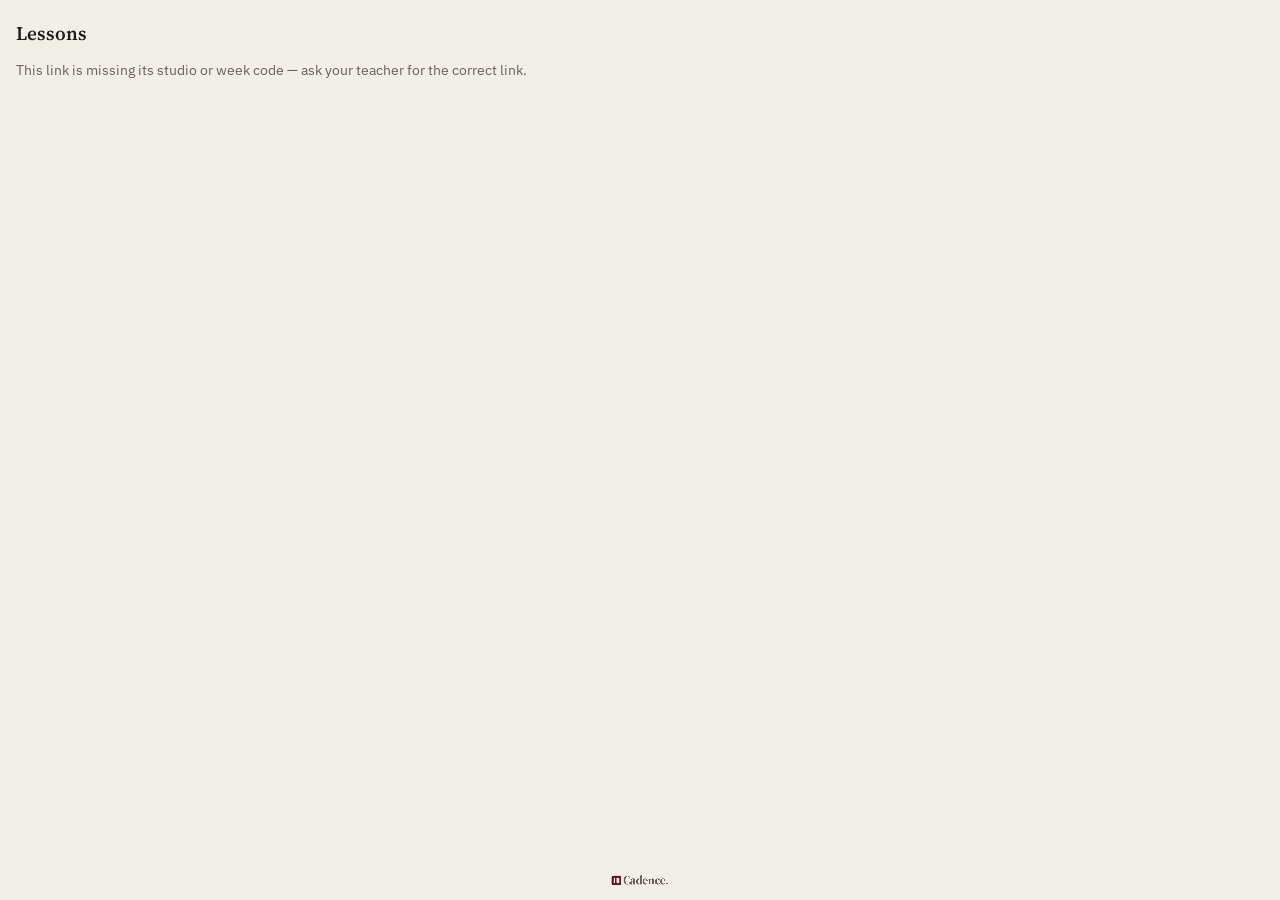
<file: index.html>
<!doctype html>
<html lang="en">
<head>
<meta charset="UTF-8">
<meta name="viewport" content="width=device-width, initial-scale=1, viewport-fit=cover">
<title>Cadence.</title>
<link rel="icon" type="image/svg+xml" href="/favicon.svg">
<link rel="preconnect" href="https://fonts.googleapis.com">
<link rel="preconnect" href="https://fonts.gstatic.com" crossorigin>
<link href="https://fonts.googleapis.com/css2?family=Source+Serif+4:opsz,wght@8..60,500;8..60,600;8..60,700&family=IBM+Plex+Sans:wght@400;500;600;700&display=swap" rel="stylesheet">
<style>
  html,body{margin:0;padding:0}
  html{background:#F2EFE7}
  body{
    --ink:#211C17; --ink-soft:#6B6157; --paper:#F2EFE7; --panel:#FFFFFF;
    --rule:#DCD5C6; --sig:#6E1423; --sig-soft:#EDDEDD; --warn:#96591A;
    --serif: "Source Serif 4", Georgia, serif;
    font-family: "IBM Plex Sans", ui-sans-serif, -apple-system, "Segoe UI", Roboto, sans-serif;
    background:var(--paper); color:var(--ink);
  }
  *{box-sizing:border-box}
  body{overflow-x:hidden;-webkit-tap-highlight-color:transparent}
  button,a{-webkit-tap-highlight-color:transparent}
  #app{opacity:0;transition:opacity .45s ease}
  #app.revealed{opacity:1}
  .brand-mark{flex:none;width:0.78em;height:0.78em;transform:translateY(0.035em)}
  #brandIntroMark{
    position:fixed;margin:0;padding:0;z-index:100;pointer-events:none;
    display:flex;align-items:center;gap:0.14em;
    font-family:var(--serif);line-height:1;font-weight:700;letter-spacing:-0.025em;
    color:var(--sig);white-space:nowrap;
    text-rendering:optimizeLegibility;-webkit-font-smoothing:antialiased;
    will-change:transform;
  }
  #brandFooter{
    position:fixed;left:0;right:0;bottom:0;z-index:40;
    display:flex;align-items:center;justify-content:center;
    padding:24px 0 14px;
    background:linear-gradient(to top, var(--paper) 55%, transparent);
    opacity:0;transition:opacity .4s ease;pointer-events:none;
  }
  #brandFooterInner{
    display:flex;align-items:center;justify-content:center;gap:0.14em;
    width:max-content;
    font-family:var(--serif);
    font-size:12.5px;
    line-height:1;
    font-weight:700;
    letter-spacing:-0.025em;
    color:var(--ink-soft);
    white-space:nowrap;
    text-rendering:optimizeLegibility;
    -webkit-font-smoothing:antialiased;
    visibility:hidden;
  }
  #brandFooter.revealed{opacity:1}
  @media (prefers-reduced-motion:reduce){
    #brandIntroMark{display:none}
    #app{opacity:1}
    #brandFooter{opacity:1;transition:none}
    #brandFooterInner{visibility:visible}
  }
  .pad{padding:20px 16px 60px}
  h1{font-family:var(--serif);font-size:19px;font-weight:600;margin:0 0 4px}
  .sub{font-size:13px;color:var(--ink-soft);margin:0 0 20px}
  .lede{font-size:14px;line-height:1.5;color:var(--ink-soft);margin:0 0 16px}
  .namebtn{display:block;width:100%;text-align:center;font:inherit;font-size:15px;padding:14px 16px;
           margin-bottom:8px;border-radius:8px;border:1px solid var(--rule);background:var(--panel);
           color:var(--ink);cursor:pointer}
  .namebtn:active{background:var(--paper)}
  .namebtn.replied{background:var(--sig-soft);border-color:var(--sig)}
  .replytag{display:block;font-size:12px;color:var(--sig);font-weight:600;margin-top:3px}
  .back{font:inherit;font-size:13px;color:var(--sig);background:none;border:none;padding:0 0 16px;cursor:pointer}
  .choice{display:block;width:100%;text-align:center;font:inherit;font-size:15px;padding:14px 16px;
          margin-bottom:8px;border-radius:8px;border:1px solid var(--rule);background:var(--panel);
          color:var(--ink);cursor:pointer}
  .choice.sel{border-color:var(--sig);background:var(--sig);color:#fff;font-weight:560}
  .choice.clear-choice{margin-top:18px;background:transparent;color:var(--sig)}
  .choice:disabled{opacity:.4;cursor:default}
  .grid-wrap{border:1px solid var(--rule);border-radius:8px;overflow:hidden;background:var(--panel);
             touch-action:auto;user-select:none;-webkit-user-select:none;margin:14px 0}
  .grid-head{display:flex;border-bottom:1px solid var(--rule);background:var(--paper)}
  .dayhead{flex:1;text-align:center;padding:8px 0;font-size:12px;font-weight:600;color:var(--ink-soft)}
  .gutter{width:46px;flex:none}
  .row{display:flex;height:25px}
  .row .time{font-size:10.5px;color:var(--ink-soft);padding-right:6px;text-align:right;
             position:relative;border-right:1px solid var(--rule)}
  .row .time span{position:absolute;top:0;right:6px;line-height:1;transform:translateY(-50%);white-space:nowrap}
  .row .time span.first{top:2px;transform:none}
  .cell{flex:1;border-right:1px solid #EFECE6;border-bottom:1px solid #EFECE6;cursor:pointer;touch-action:pinch-zoom}
  .cell:last-child{border-right:none}
  .cell.on{background:var(--sig)}
  .cell.muted{background:#EEEAE2;border-right-color:#DDD6C9;border-bottom-color:#DDD6C9;cursor:default;touch-action:pan-y pinch-zoom}
  .btn{font:inherit;font-size:14px;padding:12px 18px;border-radius:7px;border:1px solid var(--sig);
       background:var(--sig);color:#fff;font-weight:560;cursor:pointer;width:100%;text-align:center}
  .btn:disabled{opacity:.4;cursor:default}
  .btn-secondary{border-color:var(--rule);background:var(--panel);color:var(--ink)}
  .btn-secondary:disabled{opacity:.4}
  .empty{font-size:14px;color:var(--ink-soft);line-height:1.55}
  .done{font-size:15px;line-height:1.6}
  .count{font-size:13px;color:var(--ink-soft);margin:6px 0 14px}
  .lenrow{display:flex;align-items:center;justify-content:space-between;padding:0 0 16px;font-size:14px;color:var(--ink-soft)}
  .stepper{display:flex;align-items:center;gap:10px}
  .stepper b{font-size:14px;font-weight:600;color:var(--ink);min-width:58px;text-align:center}
  .step{font:inherit;font-size:16px;line-height:1;touch-action:manipulation;width:30px;height:30px;border-radius:15px;
        border:1px solid var(--rule);background:var(--panel);color:var(--ink);cursor:pointer;
        transition:transform .12s ease, background-color .12s ease, border-color .12s ease, color .12s ease}
  .step:disabled{opacity:.32;cursor:default}
  .step:active:not(:disabled){transform:scale(.86);background:var(--sig-soft);border-color:var(--sig);color:var(--sig)}
  @media (prefers-reduced-motion:reduce){
    .step{transition:background-color .12s ease, border-color .12s ease, color .12s ease}
    .step:active:not(:disabled){transform:none}
  }
  .button-group{display:flex;gap:8px;flex-wrap:wrap;margin-top:16px}
  .button-group .btn{flex:1}
  .confirmation-box{background:var(--sig-soft);border:1px solid var(--sig);border-radius:8px;padding:16px;margin-bottom:16px;text-align:center}
  .confirmation-box .tick{font-size:32px;line-height:1;margin:0 0 8px}
  .confirmation-box .msg{font-size:13px;color:var(--ink);line-height:1.5}

  /* Shared action glyphs: the same 24px, 1.7-stroke family as Schedule.
     Empty decorative pseudo-elements preserve labels and dynamic text updates. */
  :is(button[onclick="done()"],button[onclick="editAgain()"],button[onclick="clearResponse()"],button[onclick="goGrid()"],#submitBtn,button[onclick*="submitStatus"][onclick*="skip"],button[onclick*="submitStatus"][onclick*="none"])::before{content:"";display:inline-block;width:18px;height:18px;flex:none;vertical-align:-4px;margin-inline-end:8px;background:currentColor;-webkit-mask:var(--action-glyph) center/contain no-repeat;mask:var(--action-glyph) center/contain no-repeat;pointer-events:none}
  button[onclick="done()"]{--action-glyph:url("data:image/svg+xml,%3Csvg%20xmlns%3D%22http%3A%2F%2Fwww.w3.org%2F2000%2Fsvg%22%20viewBox%3D%220%200%2024%2024%22%20fill%3D%22none%22%20stroke%3D%22black%22%20stroke-width%3D%221.7%22%20stroke-linecap%3D%22round%22%20stroke-linejoin%3D%22round%22%3E%3Ccircle%20cx%3D%2212%22%20cy%3D%2212%22%20r%3D%229%22%2F%3E%3Cpath%20d%3D%22m8%2012%203%203%205-6%22%2F%3E%3C%2Fsvg%3E")}
  button[onclick="editAgain()"]{--action-glyph:url("data:image/svg+xml,%3Csvg%20xmlns%3D%22http%3A%2F%2Fwww.w3.org%2F2000%2Fsvg%22%20viewBox%3D%220%200%2024%2024%22%20fill%3D%22none%22%20stroke%3D%22black%22%20stroke-width%3D%221.7%22%20stroke-linecap%3D%22round%22%20stroke-linejoin%3D%22round%22%3E%3Cg%20transform%3D%22rotate%2845%2012%2012%29%22%3E%3Cpath%20d%3D%22M9%2017V5a3%203%200%200%201%206%200v12l-3%204Z%22%2F%3E%3Cpath%20d%3D%22M9%207h6M9%2017h6%22%2F%3E%3C%2Fg%3E%3C%2Fsvg%3E")}  
  button[onclick="clearResponse()"]{--action-glyph:url("data:image/svg+xml,%3Csvg%20xmlns%3D%22http%3A%2F%2Fwww.w3.org%2F2000%2Fsvg%22%20viewBox%3D%220%200%2024%2024%22%20fill%3D%22none%22%20stroke%3D%22black%22%20stroke-width%3D%221.7%22%20stroke-linecap%3D%22round%22%20stroke-linejoin%3D%22round%22%3E%3Cg%20transform%3D%22rotate%2845%2012%2012%29%22%3E%3Crect%20x%3D%228%22%20y%3D%223%22%20width%3D%228%22%20height%3D%2218%22%20rx%3D%221.5%22%2F%3E%3Cpath%20d%3D%22M8%2014h8%22%2F%3E%3C%2Fg%3E%3C%2Fsvg%3E")}  
  button[onclick="goGrid()"]{--action-glyph:url("data:image/svg+xml,%3Csvg%20xmlns%3D%22http%3A%2F%2Fwww.w3.org%2F2000%2Fsvg%22%20viewBox%3D%220%200%2024%2024%22%20fill%3D%22none%22%20stroke%3D%22black%22%20stroke-width%3D%221.7%22%20stroke-linecap%3D%22round%22%20stroke-linejoin%3D%22round%22%3E%3Crect%20x%3D%223%22%20y%3D%225%22%20width%3D%2218%22%20height%3D%2216%22%20rx%3D%222%22%2F%3E%3Cpath%20d%3D%22M16%203v4M8%203v4M3%2011h18M12%2014v4M10%2016h4%22%2F%3E%3C%2Fsvg%3E")}
  #submitBtn{--action-glyph:url("data:image/svg+xml,%3Csvg%20xmlns%3D%22http%3A%2F%2Fwww.w3.org%2F2000%2Fsvg%22%20viewBox%3D%220%200%2024%2024%22%20fill%3D%22none%22%20stroke%3D%22black%22%20stroke-width%3D%221.7%22%20stroke-linecap%3D%22round%22%20stroke-linejoin%3D%22round%22%3E%3Cpath%20d%3D%22m22%202-7%2020-4-9L2%209Z%20M22%202%2011%2013%22%2F%3E%3C%2Fsvg%3E")}
  button[onclick*="submitStatus"][onclick*="skip"]{--action-glyph:url("data:image/svg+xml,%3Csvg%20xmlns%3D%22http%3A%2F%2Fwww.w3.org%2F2000%2Fsvg%22%20viewBox%3D%220%200%2024%2024%22%20fill%3D%22none%22%20stroke%3D%22black%22%20stroke-width%3D%221.7%22%20stroke-linecap%3D%22round%22%20stroke-linejoin%3D%22round%22%3E%3Ccircle%20cx%3D%2212%22%20cy%3D%2212%22%20r%3D%229%22%2F%3E%3Cpath%20d%3D%22M9%208v8M15%208v8%22%2F%3E%3C%2Fsvg%3E")}
  button[onclick*="submitStatus"][onclick*="none"]{--action-glyph:url("data:image/svg+xml,%3Csvg%20xmlns%3D%22http%3A%2F%2Fwww.w3.org%2F2000%2Fsvg%22%20viewBox%3D%220%200%2024%2024%22%20fill%3D%22none%22%20stroke%3D%22black%22%20stroke-width%3D%221.7%22%20stroke-linecap%3D%22round%22%20stroke-linejoin%3D%22round%22%3E%3Ccircle%20cx%3D%2212%22%20cy%3D%2212%22%20r%3D%229%22%2F%3E%3Cpath%20d%3D%22m6%206%2012%2012%22%2F%3E%3C%2Fsvg%3E")}
  @media(forced-colors:active){:is(button[onclick="done()"],button[onclick="editAgain()"],button[onclick="clearResponse()"],button[onclick="goGrid()"],#submitBtn,button[onclick*="submitStatus"][onclick*="skip"],button[onclick*="submitStatus"][onclick*="none"])::before{background:ButtonText}}
</style>
</head>
<body>
<div id="brandIntroMark" aria-hidden="true">
  <svg class="brand-mark" viewBox="0 0 40 40" xmlns="http://www.w3.org/2000/svg">
    <rect width="40" height="40" rx="9" fill="var(--sig)"/>
    <rect x="8" y="9" width="6" height="22" rx="2" fill="#F2EFE7"/>
    <rect x="20" y="9" width="12" height="22" rx="3" fill="#F2EFE7"/>
  </svg>
  <span>Cadence.</span>
</div>

<div id="app"></div>

<div id="brandFooter">
  <div id="brandFooterInner">
    <svg class="brand-mark" viewBox="0 0 40 40" xmlns="http://www.w3.org/2000/svg">
      <rect width="40" height="40" rx="9" fill="var(--sig)"/>
      <rect x="8" y="9" width="6" height="22" rx="2" fill="#F2EFE7"/>
      <rect x="20" y="9" width="12" height="22" rx="3" fill="#F2EFE7"/>
    </svg>
    <span>Cadence.</span>
  </div>
</div>

<script>
const ACCENT_THEMES = {
  oxblood: { name: "Oxblood", ink: "#6E1423", soft: "#EDDEDD" },
  midnight: { name: "Midnight blue", ink: "#203D64", soft: "#E0E7F0" },
  forest: { name: "Forest green", ink: "#24513D", soft: "#DFEAE2" },
  plum: { name: "Deep plum", ink: "#59345F", soft: "#EBE0ED" },
  slate: { name: "Slate", ink: "#44515F", soft: "#E3E7EB" }
};
function accentTheme(id) {
  return Object.prototype.hasOwnProperty.call(ACCENT_THEMES, id) ? ACCENT_THEMES[id] : ACCENT_THEMES.oxblood;
}
function applyAccent(id) {
  const theme = accentTheme(id);
  document.body.style.setProperty("--sig", theme.ink);
  document.body.style.setProperty("--sig-soft", theme.soft);
}

const SLOT_MIN = 30;
const LESSON_STEP_MIN = 15;
const MIN_LESSON_MINUTES = 30;
const MAX_LESSON_MINUTES = 90;
const slotTime = (i) => {
  const total = R.startHour * 60 + i * SLOT_MIN;
  const h = Math.floor(total / 60), m = total % 60;
  return String(h).padStart(2, "0") + ":" + String(m).padStart(2, "0");
};
const key = (d, i) => d + "-" + i;

const SLUG_WEEK = (() => {
  const m = window.location.pathname.match(/^\/s\/([^\/]+)\/(\d+)/);
  return m ? { slug: m[1], week: m[2] } : { slug: "", week: "" };
})();
const SLUG = SLUG_WEEK.slug;
const PREVIEW = new URLSearchParams(window.location.search).get("preview") === "1";
const WEEK = SLUG_WEEK.week;

function weekRangeLabel(iso) {
  if (!iso) return "";
  const [y, m, d] = iso.split("-").map(Number);
  const mon = new Date(Date.UTC(y, m - 1, d));
  const fri = new Date(Date.UTC(y, m - 1, d + 4));
  const sameMonth = mon.getUTCMonth() === fri.getUTCMonth() && mon.getUTCFullYear() === fri.getUTCFullYear();
  const monMonth = mon.toLocaleDateString("en-GB", { month: "short", timeZone: "UTC" });
  const friMonth = fri.toLocaleDateString("en-GB", { month: "short", timeZone: "UTC" });
  return sameMonth
    ? mon.getUTCDate() + "\u2013" + fri.getUTCDate() + " " + friMonth + " " + fri.getUTCFullYear()
    : mon.getUTCDate() + " " + monMonth + " \u2013 " + fri.getUTCDate() + " " + friMonth + " " + fri.getUTCFullYear();
}

let R = { loading: true, error: null, weekNo: null, weekStart: null, offered: new Set(), students: [], picked: null, stage: null, avail: new Set(), lessonMinutes: 60, submitted: false, submittedStatus: null, submitting: false, days: ["Mon", "Tue", "Wed", "Thu", "Fri"], startHour: 9, slots: 20 };

async function boot() {
  if (!SLUG || !WEEK) {
    R.error = "This link is missing its studio or week code — ask your teacher for the correct link.";
    R.loading = false; render(); return;
  }
  try {
    const res = await fetch("/api/round?slug=" + encodeURIComponent(SLUG) + "&week=" + encodeURIComponent(WEEK));
    if (!res.ok) throw new Error("Couldn't load the schedule");
    const data = await res.json();
    if (!data.teacherName) {
      R.error = "Couldn't find that studio — check the link is correct.";
      R.loading = false; render(); return;
    }
    applyAccent(data.accent);
    R.weekNo = data.weekNo;
    R.weekStart = data.weekStart;
    R.offered = new Set(data.offered || []);
    R.students = data.students || [];
    R.teacherName = data.teacherName;
    R.instrument = data.instrument;
    R.studio = data.studio || "";
    const startHour = data.dayStartHour != null ? data.dayStartHour : 9;
    const endHour = data.dayEndHour != null ? data.dayEndHour : 19;
    R.days = data.includeWeekends ? ["Mon", "Tue", "Wed", "Thu", "Fri", "Sat", "Sun"] : ["Mon", "Tue", "Wed", "Thu", "Fri"];
    R.startHour = startHour;
    R.slots = (endHour - startHour) * 2;
  } catch (e) {
    R.error = "Couldn't reach the schedule — check your connection and reload.";
  }
  R.loading = false;
  render();
}

// Which "depth" of the flow a given state represents, purely to decide
// slide direction — deeper (forward) slides the new screen in from the
// right, shallower (back) slides it in from the left. Same-depth changes
// (adjusting lesson length, the brief "Saving…" state) never call this
// and so never trigger a slide.
function stageDepth() {
  if (R.submitted) return 3;
  if (!R.picked) return 0;
  if (R.stage === "ask") return 1;
  return 2;
}
let __stageDepth = 0;

// A hand-driven slide, the same reliable pattern used throughout the
// admin app: explicitly set the "before" state, force a layout pass, then
// transition to the "after" state — rather than trusting a CSS class to
// animate a full innerHTML swap, which has repeatedly proven unreliable
// elsewhere in this codebase.
async function animatedRender() {
  const reduceMotion = window.matchMedia("(prefers-reduced-motion: reduce)").matches;
  const newDepth = stageDepth();
  const direction = newDepth === __stageDepth ? 0 : (newDepth > __stageDepth ? 1 : -1);
  __stageDepth = newDepth;

  ensureAppSkeleton();
  const headerEl = document.getElementById("appHeader");
  const bodyEl = document.getElementById("appBody");

  if (!bodyEl.firstChild || direction === 0 || reduceMotion) {
    render();
    return;
  }

  // The ask/grid header (back-link, name, week) is identical between those
  // two stages, so it's only included as a slide target when it's actually
  // about to change — e.g. arriving at or leaving the list/submitted
  // screens, which don't have this header at all.
  const headerChanging = headerEl.innerHTML !== normalizeHTML(computeStudentHeaderHTML());
  const targets = headerChanging ? [headerEl, bodyEl] : [bodyEl];

  const outX = direction > 0 ? "-22px" : "22px";
  const inX = direction > 0 ? "22px" : "-22px";

  targets.forEach((el) => {
    el.style.transition = "transform .2s ease, opacity .2s ease";
    el.style.transform = "translateX(" + outX + ")";
    el.style.opacity = "0";
  });
  await new Promise((r) => setTimeout(r, 200));

  render(); // swap the content while off to the side and invisible

  targets.forEach((el) => {
    el.style.transition = "none";
    el.style.transform = "translateX(" + inX + ")";
  });
  void bodyEl.offsetHeight; // force layout so the transition below starts from this position, not "auto"
  targets.forEach((el) => {
    el.style.transition = "transform .3s cubic-bezier(.22,.72,.16,1), opacity .3s ease";
    el.style.transform = "translateX(0)";
    el.style.opacity = "1";
  });
  await new Promise((r) => setTimeout(r, 300));
  targets.forEach((el) => {
    el.style.transition = "";
    el.style.transform = "";
    el.style.opacity = "";
  });
}

function pick(id) {
  if (R.submitting) return;
  R.picked = id;
  R.stage = "ask";
  const s = R.students.find(x => x.id === id);
  R.avail = new Set((s && s.avail) || []);
  R.lessonMinutes = (s && Number.isInteger(s.lessonMinutes)) ? s.lessonMinutes : ((s && s.lesson) ? s.lesson * SLOT_MIN : 60);
  animatedRender();
}
function editAgain() { if (R.submitting) return; R.submitted = false; R.stage = "ask"; animatedRender(); }
function goGrid() { if (R.submitting) return; R.stage = "grid"; animatedRender(); }
function back() { if (R.submitting) return; R.picked = null; R.stage = null; R.avail = new Set(); animatedRender(); }
function done() { if (R.submitting) return; R.picked = null; R.stage = null; R.avail = new Set(); R.submitted = false; animatedRender(); }
function adjustLesson(delta) {
  if (R.submitting) return;
  R.lessonMinutes = Math.min(MAX_LESSON_MINUTES, Math.max(MIN_LESSON_MINUTES, R.lessonMinutes + delta * LESSON_STEP_MIN));
  render();
}

async function clearResponse() {
  if (PREVIEW) { alert("Preview only — no student replies can be changed."); return; }
  if (R.submitting) return;
  R.submitting = true; render();
  try {
    const response = await fetch("/api/reply", {
      method: "POST",
      headers: { "content-type": "application/json" },
      body: JSON.stringify({ slug: SLUG, week: WEEK, studentId: R.picked, status: "clear", avail: [] }),
    });
    const result = await response.json();
    if (!response.ok || !result.ok) throw new Error(result.error || "Clear failed");
    const s = R.students.find(x => x.id === R.picked);
    if (s) { s.status = null; s.avail = []; }
    R.submitted = false;
    R.submittedStatus = null;
    R.picked = null;
    R.stage = null;
    R.avail = new Set();
    R.submitting = false;
  } catch (e) {
    R.submitting = false;
    render();
    alert("Couldn't clear that. " + (e.message || "Check your connection and try again."));
    return;
  }
  animatedRender();
}

async function submitStatus(status) {
  if (PREVIEW) { alert("Preview only — nothing has been submitted."); return; }
  if (R.submitting) return;
  R.submitting = true; render();
  try {
    const response = await fetch("/api/reply", {
      method: "POST",
      headers: { "content-type": "application/json" },
      body: JSON.stringify({ slug: SLUG, week: WEEK, studentId: R.picked, status, avail: status === "in" ? [...R.avail] : [], lessonMinutes: R.lessonMinutes }),
    });
    const result = await response.json();
    if (!response.ok || !result.ok) throw new Error(result.error || "Save failed");
    R.submitted = true;
    R.submittedStatus = status;
    const s = R.students.find(x => x.id === R.picked);
    if (s) { s.status = status; s.avail = status === "in" ? [...R.avail] : []; s.lessonMinutes = R.lessonMinutes; }
    R.submitting = false;
  } catch (e) {
    R.submitting = false;
    render();
    alert("Couldn't save that. " + (e.message || "Check your connection and try again."));
    return;
  }
  animatedRender();
}

function buildGridHTML(selected, offered) {
  let head = '<div class="grid-head"><div class="gutter"></div>' + R.days.map(d => '<div class="dayhead">' + d + "</div>").join("") + "</div>";
  let rows = "";
  for (let i = 0; i < R.slots; i++) {
    let cells = "";
    for (let d = 0; d < R.days.length; d++) {
      const k = key(d, i);
      const isOffered = offered.has(k);
      const on = selected.has(k);
      let cls = "cell" + (!isOffered ? " muted" : "") + (on ? " on" : "");
      cells += '<div class="' + cls + '" data-d="' + d + '" data-i="' + i + '"></div>';
    }
    rows += '<div class="row"><div class="gutter time">' + (i % 2 === 0 ? '<span' + (i === 0 ? ' class="first"' : '') + '>' + slotTime(i) + "</span>" : "") + "</div>" + cells + "</div>";
  }
  return '<div class="grid-wrap" id="paintGrid">' + head + '<div class="grid-body">' + rows + "</div></div>";
}

// Safari can still interpret quick taps as a zoom gesture. Cancel only
// a completed single-finger cell tap, never a drag or multi-touch gesture.
function suppressGridDoubleTapZoom(el) {
  let tap = null;
  el.addEventListener("touchstart", (e) => {
    if (e.touches.length !== 1) { tap = null; return; }
    const t = e.touches[0];
    const cell = e.target.closest && e.target.closest(".cell");
    tap = cell && el.contains(cell)
      ? { id: t.identifier, x: t.clientX, y: t.clientY, time: Date.now() }
      : null;
  }, { passive: true, capture: true });
  el.addEventListener("touchmove", (e) => {
    if (!tap) return;
    const t = e.touches[0];
    if (e.touches.length !== 1 || t.identifier !== tap.id ||
        Math.hypot(t.clientX - tap.x, t.clientY - tap.y) > 10) tap = null;
  }, { passive: true, capture: true });
  el.addEventListener("touchend", (e) => {
    const t = Array.from(e.changedTouches).find(t => tap && t.identifier === tap.id);
    if (tap && t && e.touches.length === 0 && Date.now() - tap.time < 500 &&
        Math.hypot(t.clientX - tap.x, t.clientY - tap.y) <= 10 && e.cancelable) {
      e.preventDefault();
    }
    tap = null;
  }, { passive: false, capture: true });
  el.addEventListener("touchcancel", () => { tap = null; }, { passive: true, capture: true });
}

function cellAt(el, x, y) {
  const at = document.elementFromPoint(x, y);
  const cell = at && at.closest ? at.closest("[data-d]") : null;
  if (!cell || !el.contains(cell)) return null;
  return { d: Number(cell.dataset.d), i: Number(cell.dataset.i), node: cell };
}

function mountGrid() {
  const el = document.getElementById("paintGrid");
  if (!el) return;
  suppressGridDoubleTapZoom(el);
  let painting = null, last = "";
  const apply = (c, val) => {
    const k = key(c.d, c.i);
    if (!R.offered.has(k)) return;
    val ? R.avail.add(k) : R.avail.delete(k);
    c.node.classList.toggle("on", val);
  };
  const move = (x, y) => {
    if (painting === null) return;
    const c = cellAt(el, x, y);
    if (!c) return;
    const k = key(c.d, c.i);
    if (k === last) return;
    last = k; apply(c, painting);
  };
  const end = () => {
    if (painting !== null) { painting = null; last = ""; updateAfterPaint(); }
  };
  // A single pointer stream prevents a touch tap being toggled again by
  // the compatibility mouse events that mobile browsers generate.
  let activePointer = null;
  el.addEventListener("pointerdown", (e) => {
    if (activePointer !== null || !e.isPrimary || e.button !== 0) return;
    const c = cellAt(el, e.clientX, e.clientY);
    if (!c) return;
    const k = key(c.d, c.i);
    if (!R.offered.has(k)) return;
    e.preventDefault();
    activePointer = e.pointerId;
    el.setPointerCapture(e.pointerId);
    painting = !R.avail.has(k);
    last = k;
    apply(c, painting);
    updateAfterPaint();
  });
  el.addEventListener("pointermove", (e) => {
    if (e.pointerId !== activePointer) return;
    move(e.clientX, e.clientY);
    updateAfterPaint();
  });
  const finishPointer = (e) => {
    if (e.pointerId !== activePointer) return;
    activePointer = null;
    end();
    if (el.hasPointerCapture(e.pointerId)) el.releasePointerCapture(e.pointerId);
  };
  el.addEventListener("pointerup", finishPointer);
  el.addEventListener("pointercancel", finishPointer);
  el.addEventListener("lostpointercapture", finishPointer);
}

function updateAfterPaint() {
  const cnt = document.getElementById("slotCount");
  if (cnt) cnt.textContent = R.avail.size + " slot" + (R.avail.size === 1 ? "" : "s") + " selected";
  const btn = document.getElementById("submitBtn");
  if (btn) btn.disabled = R.avail.size === 0;
}

let flashTimer = null;
function flash(msg) {
  console.log(msg);
}

// Comparing a hand-built template string directly against element.innerHTML
// is unreliable — the browser re-serializes HTML into its own canonical
// form when you read .innerHTML back (dropping redundant whitespace like
// the stray space left by an empty conditional attribute, for instance),
// so two semantically identical strings can compare as different. Parsing
// the fresh string through a throwaway element first puts both sides
// through the same normalization, so the comparison is apples to apples.
function normalizeHTML(html) {
  const div = document.createElement("div");
  div.innerHTML = html;
  return div.innerHTML;
}

function ensureAppSkeleton() {
  const app = document.getElementById("app");
  if (!document.getElementById("appBody")) {
    app.innerHTML = (PREVIEW ? '<div role="status" style="padding:12px 20px;background:var(--sig);color:white;text-align:center">Student preview · Replies cannot be submitted or cleared.</div>' : '') + '<div id="appHeader"></div><div id="appBody"></div>';
  }
}

// The back-link, student name and week line are identical whether you're
// on the yes/no question or the grid — this is what lets that header stay
// completely still while only the choice buttons vs. the stepper/grid
// slide underneath it.
function computeStudentHeaderHTML() {
  if (R.loading || R.error || !R.offered.size || R.submitted || !R.picked) return "";
  const name = (R.students.find(s => s.id === R.picked) || {}).name || "";
  const weekLabel = "Week " + R.weekNo + (R.weekStart ? " (" + weekRangeLabel(R.weekStart) + ")" : "");
  return '<div class="pad" style="padding-bottom:0"><button class="back" onclick="back()">\u2190 Not ' + name.split(" ")[0] + "?</button>" +
    "<h1>" + name + "</h1><p class=\"sub\">" + weekLabel + "</p></div>";
}

function render() {
  ensureAppSkeleton();
  const safeText = value => String(value).replace(/[&<>"']/g, c => ({"&":"&amp;","<":"&lt;",">":"&gt;",'"':"&quot;","'":"&#39;"}[c]));
  const heading = safeText((R.instrument ? R.instrument + " Lessons" : "Lessons") + (R.teacherName ? " — " + R.teacherName : "")) + (R.studio ? '<small style="display:block;font-size:0.6em;margin-top:8px">' + safeText(R.studio) + '</small>' : '');
  const weekLabel = "Week " + R.weekNo + (R.weekStart ? " (" + weekRangeLabel(R.weekStart) + ")" : "");
  const headerEl = document.getElementById("appHeader");
  const bodyEl = document.getElementById("appBody");
  const headerHTML = computeStudentHeaderHTML();
  headerEl.innerHTML = headerHTML;
  const bodyPadStyle = headerHTML ? ' style="padding-top:0"' : "";

  if (R.loading) { bodyEl.innerHTML = '<div class="pad"><p class="lede">Loading…</p></div>'; return; }
  if (R.error) { bodyEl.innerHTML = '<div class="pad"><h1>Lessons</h1><p class="empty">' + R.error + "</p></div>"; return; }
  if (!R.offered.size) {
    bodyEl.innerHTML = '<div class="pad"><h1>' + heading + '</h1><p class="empty">No lesson times have been posted for this week yet — check back once your teacher sends the link round.</p></div>';
    return;
  }

  if (R.submitted) {
    const name = (R.students.find(s => s.id === R.picked) || {}).name || "";
    const first = name ? name.split(" ")[0] : "";
    const msg = R.submittedStatus === "skip" ? "No lesson needed this week — got it."
      : R.submittedStatus === "none" ? "Thanks for letting us know — your teacher will sort something out."
      : "Got your times for " + weekLabel.toLowerCase() + ".";
    bodyEl.innerHTML = '<div class="pad">' +
      '<div class="confirmation-box">' +
      '<div class="tick">\u2713</div>' +
      '<div class="msg">Response recorded</div>' +
      '</div>' +
      '<h1>Thanks' + (first ? ", " + first : "") + '!</h1><p class="done">' + msg + '</p>' +
      '<div class="button-group" style="flex-direction:column">' +
      '<button class="btn" onclick="done()" style="margin-bottom:8px">Done</button>' +
      '<button class="btn btn-secondary" onclick="editAgain()" style="margin-bottom:0">Change answer</button>' +
      '<button class="btn btn-secondary" onclick="clearResponse()" ' + (R.submitting ? "disabled" : "") + '>Clear response</button>' +
      '</div></div>';
    return;
  }

  if (!R.picked) {
    bodyEl.innerHTML = '<div class="pad"><h1>' + heading + '</h1><p class="sub">' + weekLabel + ' \u2014 tap your name to give your times.</p>' +
      R.students.map(s => {
        if (s.status) {
          const label = s.status === "in" ? "Times given" : s.status === "skip" ? "Not needed this week" : "None of these worked";
          return '<button class="namebtn replied" onclick="pick(\'' + s.id + '\')">' + s.name +
            '<span class="replytag">\u2713 ' + label + ' \u2014 tap to edit</span></button>';
        }
        return '<button class="namebtn" onclick="pick(\'' + s.id + '\')">' + s.name + "</button>";
      }).join("") +
      "</div>";
    return;
  }

  const prevStatus = (R.students.find(s => s.id === R.picked) || {}).status || null;

  if (R.stage === "ask") {
    bodyEl.innerHTML = '<div class="pad"' + bodyPadStyle + '>' +
      '<button class="choice' + (prevStatus === "skip" ? " sel" : "") + '" onclick="submitStatus(\'skip\')">Not needed this week</button>' +
      '<button class="choice' + (prevStatus === "in" ? " sel" : "") + '" onclick="goGrid()">Yes, show me the times</button>' +
      (prevStatus ? '<button class="choice clear-choice" onclick="clearResponse()" ' + (R.submitting ? "disabled" : "") + '>Clear response</button>' : '') +
      "</div>";
    return;
  }

  let bodyHTML = '<div class="pad"' + bodyPadStyle + '>' +
    '<div class="lenrow"><span>Lesson length</span><div class="stepper">' +
    '<button class="step" onclick="adjustLesson(-1)" ' + (R.lessonMinutes <= MIN_LESSON_MINUTES ? "disabled" : "") + '>\u2013</button>' +
    "<b>" + R.lessonMinutes + " min</b>" +
    '<button class="step" onclick="adjustLesson(1)" ' + (R.lessonMinutes >= MAX_LESSON_MINUTES ? "disabled" : "") + '>+</button>' +
    "</div></div>" +
    '<p class="lede">Drag across the times you could do:</p>' +
    buildGridHTML(R.avail, R.offered) +
    '<p class="count" id="slotCount">' + R.avail.size + " slot" + (R.avail.size === 1 ? "" : "s") + " selected</p>" +
    '<button class="choice' + (prevStatus === "none" ? " sel" : "") + '" onclick="submitStatus(\'none\')" ' + (R.submitting ? "disabled" : "") + '>None of these times work</button>' +
    '<button class="btn" id="submitBtn" onclick="submitStatus(\'in\')" ' + (R.avail.size === 0 || R.submitting ? "disabled" : "") + '>' + (R.submitting ? "Saving…" : "Submit") + "</button></div>";

  bodyEl.innerHTML = bodyHTML;
  mountGrid();
}

async function playCadenceIntro() {
  const intro = document.getElementById("brandIntroMark");
  const footer = document.getElementById("brandFooter");
  const footerInner = document.getElementById("brandFooterInner");
  const app = document.getElementById("app");
  if (!intro || !footer || !footerInner || !app) return;

  if (window.matchMedia("(prefers-reduced-motion:reduce)").matches) {
    app.classList.add("revealed");
    footer.classList.add("revealed");
    return;
  }

  try { if (document.fonts && document.fonts.ready) await document.fonts.ready; } catch (e) {}

  // Render the mark natively at its large starting size — crisp glyph
  // rasterisation — and reach the small final size purely by scaling
  // DOWN via transform. Downscaling stays sharp under GPU compositing;
  // scaling text UP from a small native render looks pixelated, which is
  // why the mark is never laid out at its small final size at all.
  //
  // Only transform and color are ever animated frame-to-frame — both
  // compositor-only properties — since animating left/top/font-size
  // directly forces a layout recalculation on every frame of a
  // fixed-position element, which is what degraded Safari's fixed-
  // position tracking for the rest of the page's life (the original
  // footer-drift bug this replaced).
  const finalStyle = getComputedStyle(footerInner);
  const finalFontSize = parseFloat(finalStyle.fontSize);
  const finalColor = finalStyle.color;
  const startSize = Math.min(72, Math.max(52, window.innerWidth * 0.14));

  intro.style.fontSize = startSize + "px";
  let introRect = intro.getBoundingClientRect();
  intro.style.left = ((window.innerWidth - introRect.width) / 2) + "px";
  intro.style.top = ((window.innerHeight - introRect.height) / 2) + "px";
  introRect = intro.getBoundingClientRect();

  const finalRect = footerInner.getBoundingClientRect();
  const scale = finalFontSize / startSize;
  const dx = (finalRect.left + finalRect.width / 2) - (introRect.left + introRect.width / 2);
  const dy = (finalRect.top + finalRect.height / 2) - (introRect.top + introRect.height / 2);
  const startColor = getComputedStyle(intro).color;

  await new Promise(r => setTimeout(r, 700));

  const animation = intro.animate(
    [
      { transform: "translate(0px, 0px) scale(1)", color: startColor },
      { transform: `translate(${dx}px, ${dy}px) scale(${scale})`, color: finalColor },
    ],
    { duration: 1000, easing: "cubic-bezier(.42,0,.18,1)", fill: "forwards" }
  );
  try { await animation.finished; } catch (e) {}
  animation.cancel();

  // Keep the SAME rendering technique forever — large native font-size,
  // shrunk only by a constant transform:scale() — rather than switching
  // to a natively-small font-size once landed. That switch was the
  // actual cause of the visible "snap": a large glyph shrunk by the
  // compositor and a small glyph rasterised natively at that size don't
  // render quite identically, so swapping technique right as the
  // animation ends showed up as a jump in weight/shape.
  //
  // `bottom`/`left` (not `top`) keep this correctly placed if Safari's
  // toolbar later changes the viewport height — `bottom` is
  // recalculated live by the browser, the same way #brandFooter's own
  // `bottom:0` is; `top` would stay frozen against whatever viewport
  // existed at this exact moment.
  const distanceFromBottom = window.innerHeight - finalRect.bottom;
  intro.style.top = "";
  intro.style.left = (finalRect.left + finalRect.width / 2 - introRect.width / 2) + "px";
  intro.style.bottom = (distanceFromBottom + (finalRect.height - introRect.height) / 2) + "px";
  intro.style.transform = `scale(${scale})`;
  intro.style.color = finalColor;

  footer.classList.add("revealed");

  await new Promise(r => requestAnimationFrame(() => requestAnimationFrame(r)));
  app.classList.add("revealed");

  // The travelling mark stays visible forever, exactly where it landed,
  // as the permanent footer wordmark — it is never swapped for the real
  // (permanently invisible) footerInner text or removed. That duplicate
  // text exists solely as a measuring target for finalRect above.
}

boot();
playCadenceIntro();
</script>
</body>
</html>
</file>
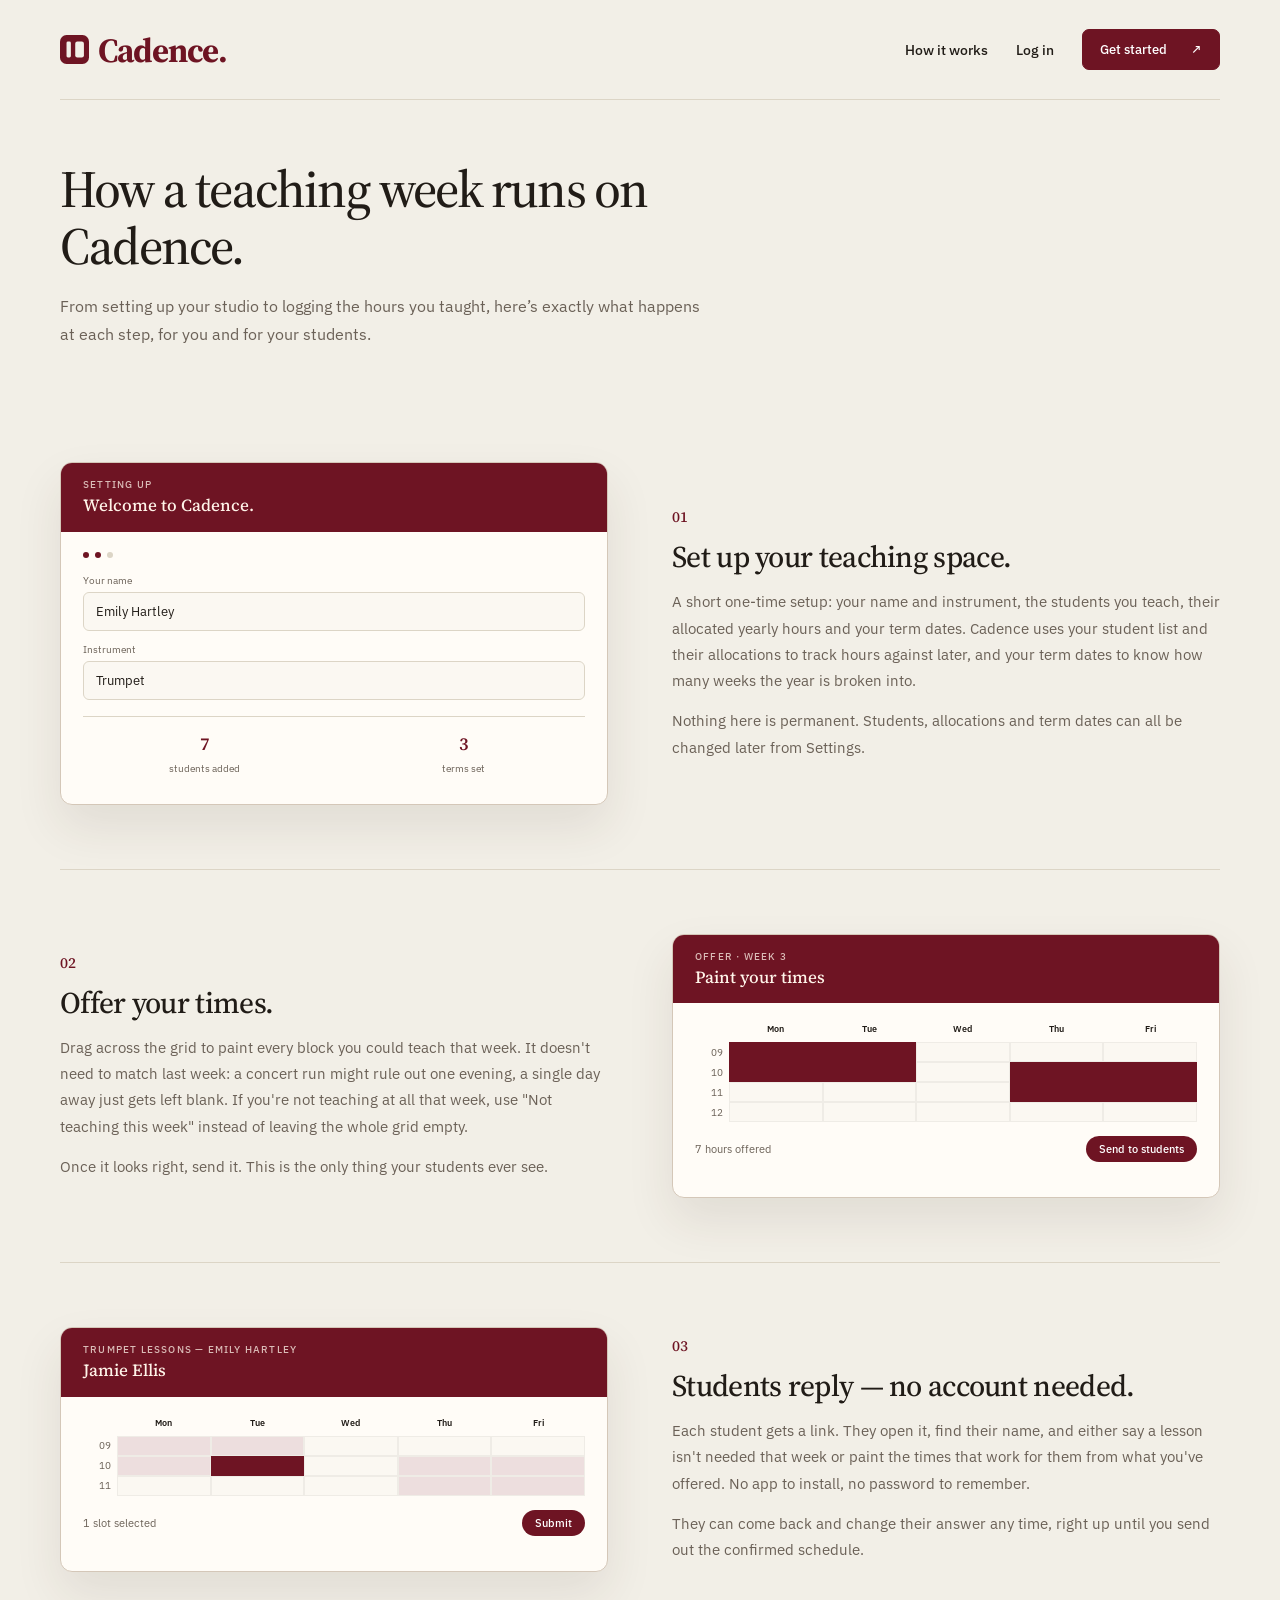
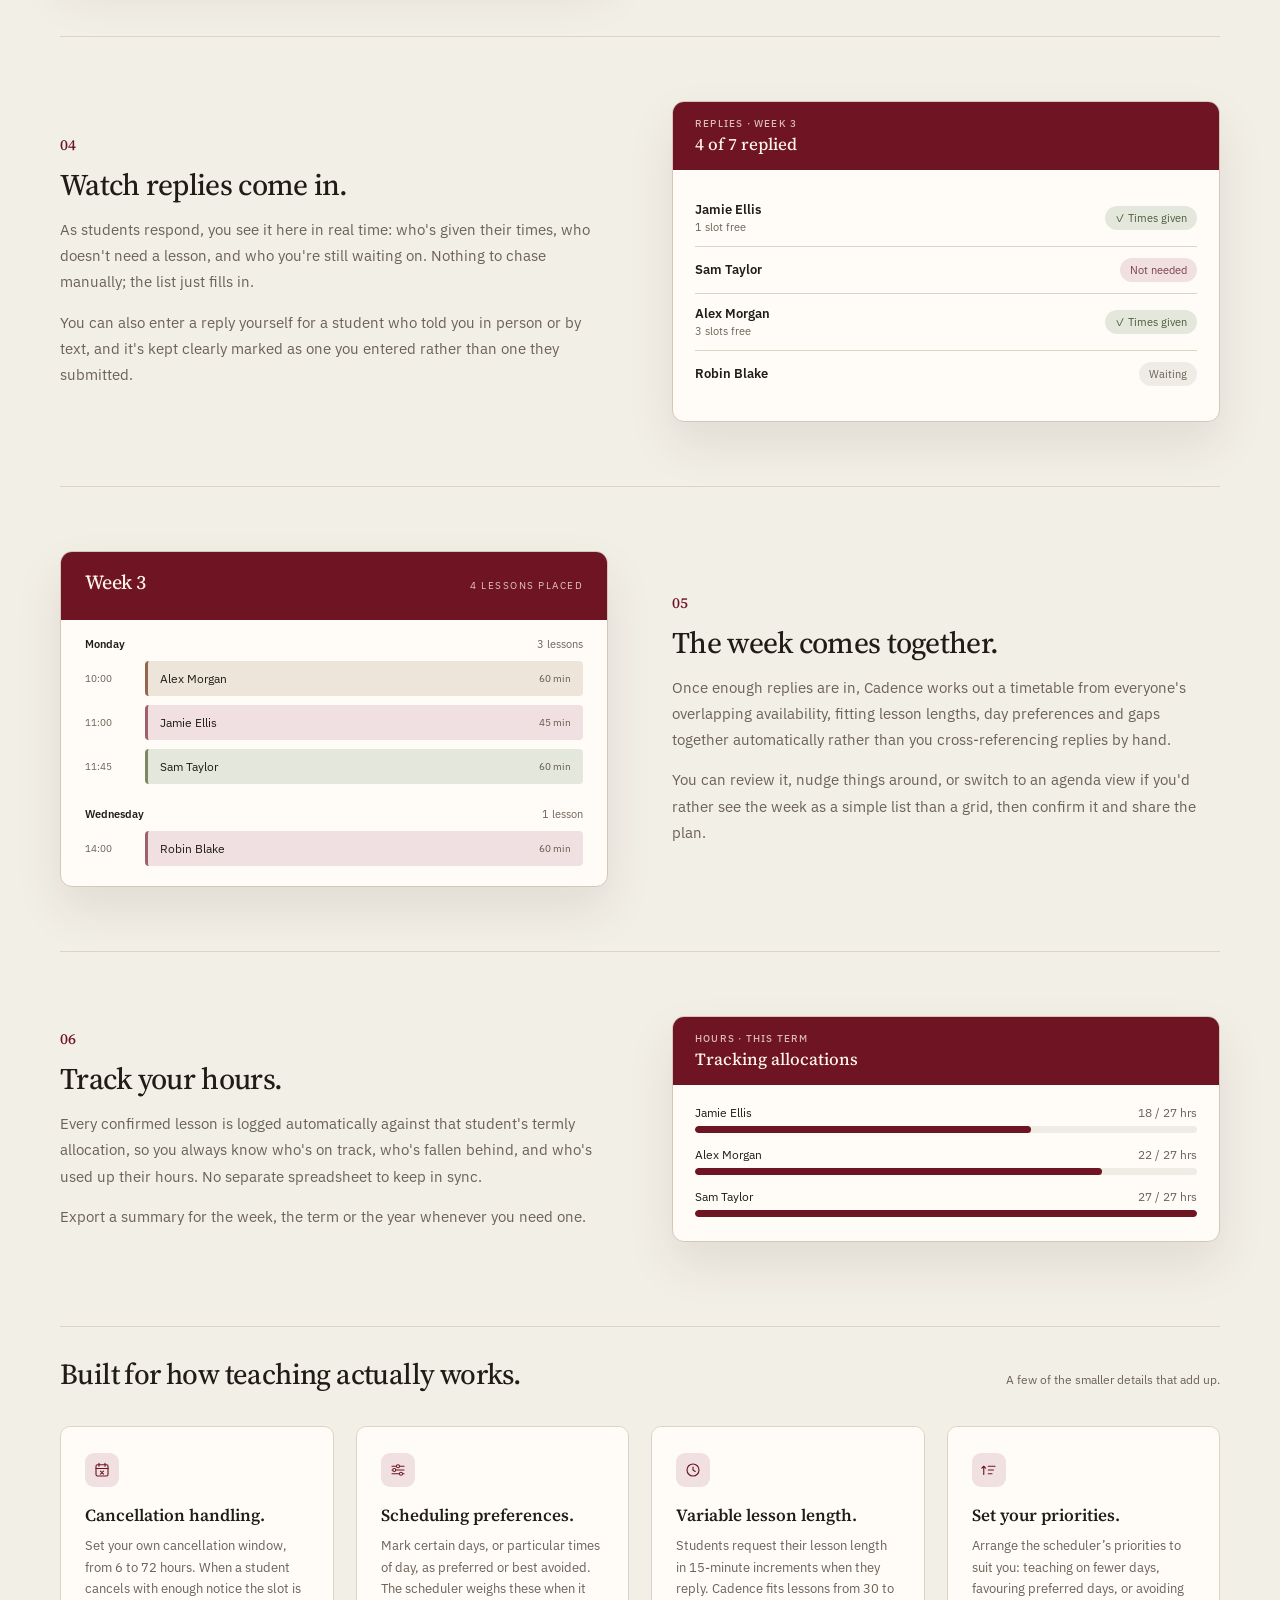
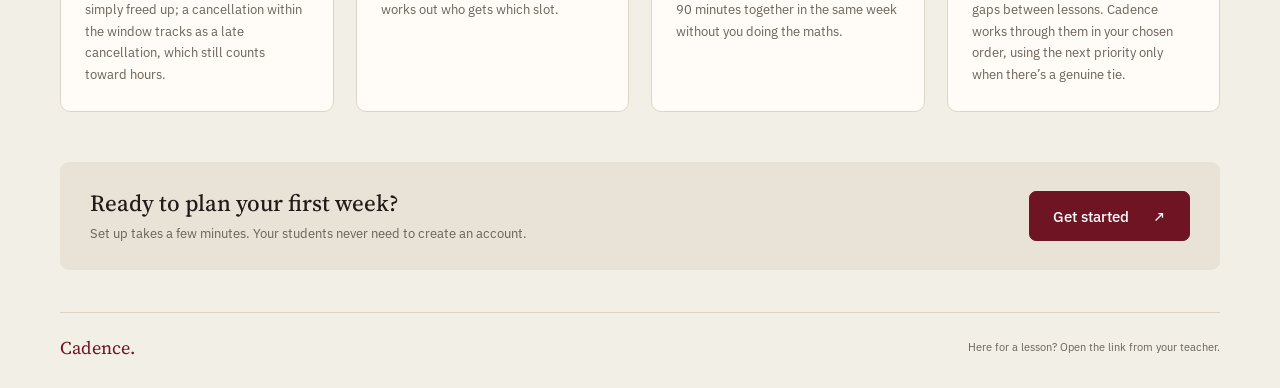
<file: how-it-works.html>
<!doctype html>
<html lang="en">
<head>
<meta charset="UTF-8">
<meta name="viewport" content="width=device-width, initial-scale=1, viewport-fit=cover">
<title>How Cadence works — Cadence.</title>
<meta name="description" content="A step-by-step look at how Cadence runs a teaching week, from setting up your studio to tracking the hours you teach.">
<meta property="og:type" content="website">
<meta property="og:title" content="How Cadence works">
<meta property="og:description" content="A step-by-step look at how Cadence runs a teaching week, from setting up your studio to tracking the hours you teach.">
<meta property="og:image" content="https://cadenceplanner.co.uk/og-image.png">
<meta property="og:url" content="https://cadenceplanner.co.uk/how-it-works.html">
<meta name="twitter:card" content="summary_large_image">
<link rel="canonical" href="https://cadenceplanner.co.uk/how-it-works.html">
<link rel="icon" type="image/svg+xml" href="/favicon.svg">
<link rel="apple-touch-icon" href="/apple-touch-icon.png">
<meta name="apple-mobile-web-app-title" content="Cadence">
<link rel="preconnect" href="https://fonts.googleapis.com">
<link rel="preconnect" href="https://fonts.gstatic.com" crossorigin>
<link href="https://fonts.googleapis.com/css2?family=Source+Serif+4:ital,opsz,wght@0,8..60,400;0,8..60,500;0,8..60,600;0,8..60,700;1,8..60,500&family=IBM+Plex+Sans:wght@400;500;600;700&display=swap" rel="stylesheet">
<link rel="stylesheet" href="/public.css?v=mobile-caption-2">
<style>
.mini-grid { grid-template-columns: repeat(4, minmax(0, 1fr)); }
.reveal-delay-3 { transition-delay: .3s; }

@media (max-width: 1024px) {
  .mini-grid { grid-template-columns: repeat(2, minmax(0, 1fr)); }
  .mini-grid .reveal-delay-2,
  .mini-grid .reveal-delay-3 { transition-delay: 0s; }
}

@media (max-width: 640px) {
  .mini-grid { grid-template-columns: 1fr; }
  .mini-grid .reveal-delay,
  .mini-grid .reveal-delay-2,
  .mini-grid .reveal-delay-3 { transition-delay: 0s; }
}
</style>
</head>
<body>
<div class="shell">
<header class="site-header">
  <a class="brand" href="/" aria-label="Cadence home"><img src="/favicon.svg" alt="" width="29" height="29">Cadence.</a>
  <nav class="nav" aria-label="Main navigation"><a class="desktop-link" href="/how-it-works.html" aria-current="page">How it works</a><a href="/login.html">Log in</a><a class="button small" href="/signup">Get started <span aria-hidden="true">↗</span></a></nav>
</header>
<main>

<section class="workflow-hero enter">
  <h1>How a teaching week runs on Cadence.</h1>
  <p>From setting up your studio to logging the hours you taught, here’s exactly what happens at each step, for you and for your students.</p>
</section>

<section class="workflow">

  <div class="workflow-stage">
    <div class="stage-figure reveal">
      <div class="mock-card">
        <div class="mock-top"><small>Setting up</small>Welcome to Cadence.</div>
        <div class="mock-body">
          <div class="setup-dots"><span class="on"></span><span class="on"></span><span></span></div>
          <div class="setup-field"><label>Your name</label><div class="value">Emily Hartley</div></div>
          <div class="setup-field"><label>Instrument</label><div class="value">Trumpet</div></div>
          <div class="setup-row">
            <div><strong>7</strong><span>students added</span></div>
            <div><strong>3</strong><span>terms set</span></div>
          </div>
        </div>
      </div>
    </div>
    <div class="stage-copy reveal reveal-delay">
      <span class="stage-step-number">01</span>
      <h2>Set up your teaching space.</h2>
      <p>A short one-time setup: your name and instrument, the students you teach, their allocated yearly hours and your term dates. Cadence uses your student list and their allocations to track hours against later, and your term dates to know how many weeks the year is broken into.</p>
      <p>Nothing here is permanent. Students, allocations and term dates can all be changed later from Settings.</p>
    </div>
  </div>

  <div class="workflow-stage flip">
    <div class="stage-figure reveal">
      <div class="mock-card">
        <div class="mock-top"><small>Offer · Week 3</small>Paint your times</div>
        <div class="mock-body">
          <div class="mock-grid">
            <div class="time"></div>
            <div class="head">Mon</div><div class="head">Tue</div><div class="head">Wed</div><div class="head">Thu</div><div class="head">Fri</div>
            <div class="time">09</div>
            <div class="cell on"></div><div class="cell on"></div><div class="cell"></div><div class="cell"></div><div class="cell"></div>
            <div class="time">10</div>
            <div class="cell on"></div><div class="cell on"></div><div class="cell"></div><div class="cell on"></div><div class="cell on"></div>
            <div class="time">11</div>
            <div class="cell"></div><div class="cell"></div><div class="cell"></div><div class="cell on"></div><div class="cell on"></div>
            <div class="time">12</div>
            <div class="cell"></div><div class="cell"></div><div class="cell"></div><div class="cell"></div><div class="cell"></div>
          </div>
          <p class="mock-caption"><span>7 hours offered</span><span class="pill">Send to students</span></p>
        </div>
      </div>
    </div>
    <div class="stage-copy reveal reveal-delay">
      <span class="stage-step-number">02</span>
      <h2>Offer your times.</h2>
      <p>Drag across the grid to paint every block you could teach that week. It doesn't need to match last week: a concert run might rule out one evening, a single day away just gets left blank. If you're not teaching at all that week, use "Not teaching this week" instead of leaving the whole grid empty.</p>
      <p>Once it looks right, send it. This is the only thing your students ever see.</p>
    </div>
  </div>

  <div class="workflow-stage">
    <div class="stage-figure reveal">
      <div class="mock-card">
        <div class="mock-top"><small>Trumpet Lessons — Emily Hartley</small>Jamie Ellis</div>
        <div class="mock-body">
          <div class="mock-grid">
            <div class="time"></div>
            <div class="head">Mon</div><div class="head">Tue</div><div class="head">Wed</div><div class="head">Thu</div><div class="head">Fri</div>
            <div class="time">09</div>
            <div class="cell soft"></div><div class="cell soft"></div><div class="cell"></div><div class="cell"></div><div class="cell"></div>
            <div class="time">10</div>
            <div class="cell soft"></div><div class="cell on"></div><div class="cell"></div><div class="cell soft"></div><div class="cell soft"></div>
            <div class="time">11</div>
            <div class="cell"></div><div class="cell"></div><div class="cell"></div><div class="cell soft"></div><div class="cell soft"></div>
          </div>
          <p class="mock-caption"><span>1 slot selected</span><span class="pill">Submit</span></p>
        </div>
      </div>
    </div>
    <div class="stage-copy reveal reveal-delay">
      <span class="stage-step-number">03</span>
      <h2>Students reply — no account needed.</h2>
      <p>Each student gets a link. They open it, find their name, and either say a lesson isn't needed that week or paint the times that work for them from what you've offered. No app to install, no password to remember.</p>
      <p>They can come back and change their answer any time, right up until you send out the confirmed schedule.</p>
    </div>
  </div>

  <div class="workflow-stage flip">
    <div class="stage-figure reveal">
      <div class="mock-card">
        <div class="mock-top"><small>Replies · Week 3</small>4 of 7 replied</div>
        <div class="mock-body">
          <div class="reply-row"><div class="who"><strong>Jamie Ellis</strong><span>1 slot free</span></div><span class="reply-status given">✓ Times given</span></div>
          <div class="reply-row"><div class="who"><strong>Sam Taylor</strong><span></span></div><span class="reply-status skip">Not needed</span></div>
          <div class="reply-row"><div class="who"><strong>Alex Morgan</strong><span>3 slots free</span></div><span class="reply-status given">✓ Times given</span></div>
          <div class="reply-row"><div class="who"><strong>Robin Blake</strong><span></span></div><span class="reply-status waiting">Waiting</span></div>
        </div>
      </div>
    </div>
    <div class="stage-copy reveal reveal-delay">
      <span class="stage-step-number">04</span>
      <h2>Watch replies come in.</h2>
      <p>As students respond, you see it here in real time: who's given their times, who doesn't need a lesson, and who you're still waiting on. Nothing to chase manually; the list just fills in.</p>
      <p>You can also enter a reply yourself for a student who told you in person or by text, and it's kept clearly marked as one you entered rather than one they submitted.</p>
    </div>
  </div>

  <div class="workflow-stage">
    <div class="stage-figure reveal">
      <div class="schedule" style="transform:none;box-shadow:0 22px 48px #422b2018">
        <div class="schedule-top"><div class="schedule-heading"><h2 style="font-size:20px">Week 3</h2><span class="schedule-week">4 lessons placed</span></div></div>
        <div class="day"><strong>Monday</strong><span>3 lessons</span></div>
          <div class="lesson"><span class="time">10:00</span><div class="lesson-card"><span>Alex Morgan</span><small>60 min</small></div></div>
          <div class="lesson"><span class="time">11:00</span><div class="lesson-card rose"><span>Jamie Ellis</span><small>45 min</small></div></div>
          <div class="lesson"><span class="time">11:45</span><div class="lesson-card sage"><span>Sam Taylor</span><small>60 min</small></div></div>
        <div class="day" style="padding-top:14px"><strong>Wednesday</strong><span>1 lesson</span></div>
          <div class="lesson" style="padding-bottom:20px"><span class="time">14:00</span><div class="lesson-card rose"><span>Robin Blake</span><small>60 min</small></div></div>
      </div>
    </div>
    <div class="stage-copy reveal reveal-delay">
      <span class="stage-step-number">05</span>
      <h2>The week comes together.</h2>
      <p>Once enough replies are in, Cadence works out a timetable from everyone's overlapping availability, fitting lesson lengths, day preferences and gaps together automatically rather than you cross-referencing replies by hand.</p>
      <p>You can review it, nudge things around, or switch to an agenda view if you'd rather see the week as a simple list than a grid, then confirm it and share the plan.</p>
    </div>
  </div>

  <div class="workflow-stage flip">
    <div class="stage-figure reveal">
      <div class="mock-card">
        <div class="mock-top"><small>Hours · This term</small>Tracking allocations</div>
        <div class="mock-body">
          <div class="hours-row"><div class="label"><span>Jamie Ellis</span><span>18 / 27 hrs</span></div><div class="hours-bar"><div style="width:67%"></div></div></div>
          <div class="hours-row"><div class="label"><span>Alex Morgan</span><span>22 / 27 hrs</span></div><div class="hours-bar"><div style="width:81%"></div></div></div>
          <div class="hours-row"><div class="label"><span>Sam Taylor</span><span>27 / 27 hrs</span></div><div class="hours-bar"><div style="width:100%"></div></div></div>
        </div>
      </div>
    </div>
    <div class="stage-copy reveal reveal-delay">
      <span class="stage-step-number">06</span>
      <h2>Track your hours.</h2>
      <p>Every confirmed lesson is logged automatically against that student's termly allocation, so you always know who's on track, who's fallen behind, and who's used up their hours. No separate spreadsheet to keep in sync.</p>
      <p>Export a summary for the week, the term or the year whenever you need one.</p>
    </div>
  </div>

</section>

<section class="mini-features">
  <div class="section-heading"><h2>Built for how teaching actually works.</h2><p>A few of the smaller details that add up.</p></div>
  <div class="mini-grid">
    <div class="mini-card reveal">
      <div class="icon"><svg width="18" height="18" viewBox="0 0 24 24" fill="none" stroke="currentColor" stroke-width="1.5" stroke-linecap="round" stroke-linejoin="round"><rect x="4" y="5" width="16" height="15" rx="2"/><path d="M8 3v4M16 3v4M4 10h16M10 13.5l4 4M14 13.5l-4 4"/></svg></div>
      <h3>Cancellation handling.</h3>
      <p>Set your own cancellation window, from 6 to 72 hours. When a student cancels with enough notice the slot is simply freed up; a cancellation within the window tracks as a late cancellation, which still counts toward hours.</p>
    </div>
    <div class="mini-card reveal reveal-delay">
      <div class="icon"><svg width="18" height="18" viewBox="0 0 24 24" fill="none" stroke="currentColor" stroke-width="1.5" stroke-linecap="round"><path d="M4 7h16M4 12h16M4 17h16"/><circle cx="12" cy="7" r="2" fill="#fffcf7"/><circle cx="7" cy="12" r="2" fill="#fffcf7"/><circle cx="16" cy="17" r="2" fill="#fffcf7"/></svg></div>
      <h3>Scheduling preferences.</h3>
      <p>Mark certain days, or particular times of day, as preferred or best avoided. The scheduler weighs these when it works out who gets which slot.</p>
    </div>
    <div class="mini-card reveal reveal-delay-2">
      <div class="icon"><svg width="18" height="18" viewBox="0 0 24 24" fill="none" stroke="currentColor" stroke-width="1.5"><circle cx="12" cy="12" r="8"/><path d="M12 8v4l3 2" stroke-linecap="round" stroke-linejoin="round"/></svg></div>
      <h3>Variable lesson length.</h3>
      <p>Students request their lesson length in 15-minute increments when they reply. Cadence fits lessons from 30 to 90 minutes together in the same week without you doing the maths.</p>
    </div>
    <div class="mini-card reveal reveal-delay-3">
      <div class="icon"><svg width="18" height="18" viewBox="0 0 24 24" fill="none" stroke="currentColor" stroke-width="1.5" stroke-linecap="round" stroke-linejoin="round"><path d="M5 18V7M2.5 9.5 5 7l2.5 2.5M11 7h9M11 12h7M11 17h5"/></svg></div>
      <h3>Set your priorities.</h3>
      <p>Arrange the scheduler’s priorities to suit you: teaching on fewer days, favouring preferred days, or avoiding gaps between lessons. Cadence works through them in your chosen order, using the next priority only when there’s a genuine tie.</p>
    </div>
  </div>
</section>

<section class="student-note" aria-labelledby="easy-title2">
  <div><h2 id="easy-title2">Ready to plan your first week?</h2><p>Set up takes a few minutes. Your students never need to create an account.</p></div>
  <a class="button" href="/signup">Get started <span aria-hidden="true">↗</span></a>
</section>

</main>
<footer class="site-footer"><p class="footer-name">Cadence.</p><p>Here for a lesson? Open the link from your teacher.</p></footer>
</div>
<script>
if (window.matchMedia("(prefers-reduced-motion: reduce)").matches) {
  document.querySelectorAll(".reveal").forEach(el => el.classList.add("revealed"));
} else if ("IntersectionObserver" in window) {
  const io = new IntersectionObserver((entries) => {
    entries.forEach(entry => {
      if (entry.isIntersecting) {
        entry.target.classList.add("revealed");
        io.unobserve(entry.target);
      }
    });
  }, { threshold: 0.2, rootMargin: "0px 0px -40px 0px" });
  document.querySelectorAll(".reveal").forEach(el => io.observe(el));
} else {
  document.querySelectorAll(".reveal").forEach(el => el.classList.add("revealed"));
}
</script>
</body>
</html>
</file>
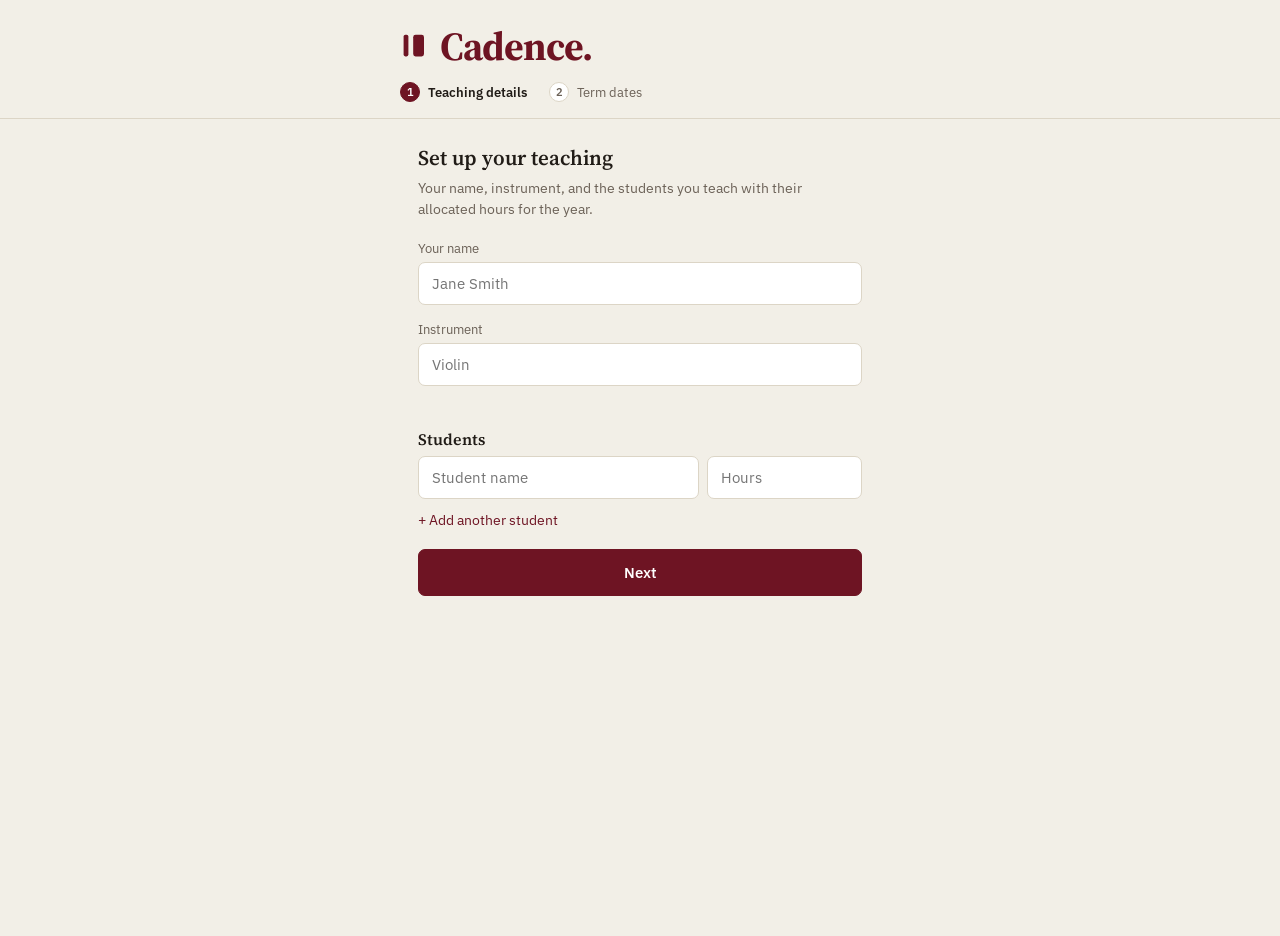
<file: onboarding.html>
<!doctype html>
<html lang="en">
<head>
<meta charset="UTF-8">
<meta name="viewport" content="width=device-width, initial-scale=1, viewport-fit=cover">
<title>Set up your teaching — Cadence.</title>
<link rel="icon" type="image/svg+xml" href="/favicon.svg">
<link rel="apple-touch-icon" sizes="180x180" href="/apple-touch-icon.png">
<link rel="preconnect" href="https://fonts.googleapis.com">
<link rel="preconnect" href="https://fonts.gstatic.com" crossorigin>
<link href="https://fonts.googleapis.com/css2?family=Source+Serif+4:opsz,wght@8..60,500;8..60,600;8..60,700&family=IBM+Plex+Sans:wght@400;500;600;700&display=swap" rel="stylesheet">
<style>
  html,body{margin:0;padding:0}
  html{background:#F2EFE7}
  body{
    --ink:#211C17; --ink-soft:#6B6157; --paper:#F2EFE7; --panel:#FFFFFF;
    --rule:#DCD5C6; --sig:#6E1423; --sig-soft:#EDDEDD;
    --serif: "Source Serif 4", Georgia, serif;
    font-family: "IBM Plex Sans", ui-sans-serif, -apple-system, "Segoe UI", Roboto, sans-serif;
    background:var(--paper); color:var(--ink);
  }
  *{box-sizing:border-box}

  /* ---------------------------------------------------------------- */
  /*  Masthead — sticky, sized to actually anchor the page, unchanged  */
  /*  across every step. The step indicator retires once you're past  */
  /*  the form-filling part of the flow.                               */
  /* ---------------------------------------------------------------- */
  .masthead{
    position:sticky;top:0;z-index:10;
    background:var(--paper);
    border-bottom:1px solid var(--rule);
    padding:26px 20px 16px;
  }
  .masthead-inner{max-width:480px;margin:0 auto}
  .wordmark{
    display:flex;align-items:center;gap:11px;
    font-family:var(--serif);font-weight:700;
    font-size:clamp(30px,8vw,40px);
    letter-spacing:-0.025em;color:var(--sig);
    margin:0;line-height:1;
  }
  .wordmark svg{flex:none;width:0.72em;height:0.98em}
  .stepline-wrap{
    display:grid;grid-template-rows:1fr;
    margin-top:16px;
    transition:grid-template-rows .48s cubic-bezier(.22,.72,.16,1), margin-top .48s cubic-bezier(.22,.72,.16,1);
  }
  .stepline-wrap.collapsed{grid-template-rows:0fr;margin-top:0}
  .stepline-wrap-inner{overflow:hidden}
  .stepline{display:flex;gap:22px;list-style:none;margin:0;padding:0;opacity:1;transition:opacity .32s ease}
  .stepline-wrap.collapsed .stepline{opacity:0}
  .stepline-item{display:flex;align-items:center;gap:8px;font-size:13px;color:var(--ink-soft)}
  .stepline-num{
    display:inline-flex;align-items:center;justify-content:center;
    width:20px;height:20px;border-radius:50%;
    border:1px solid var(--rule);background:var(--panel);
    font-size:11px;font-weight:600;color:var(--ink-soft);
    transition:background-color .3s ease,border-color .3s ease,color .3s ease;
  }
  .stepline-item.is-active{color:var(--ink);font-weight:600}
  .stepline-item.is-active .stepline-num{background:var(--sig);border-color:var(--sig);color:#fff}
  .stepline-item.is-done .stepline-num{background:var(--ink);border-color:var(--ink);color:var(--paper)}

  /* ---------------------------------------------------------------- */
  /*  Sliding stage — all four screens live side by side in a track;   */
  /*  moving between them animates transform and the wrapper's height  */
  /*  together, the same easing the admin app uses for its sidebar.    */
  /* ---------------------------------------------------------------- */
  .stage{overflow:hidden;transition:height .58s cubic-bezier(.22,.72,.16,1)}
  .stage-track{
    display:flex;width:400%;
    transition:transform .58s cubic-bezier(.22,.72,.16,1);
  }
  .step-panel{width:25%;flex:none;min-width:0}
  .pad{padding:24px 18px 60px;max-width:480px;margin:0 auto}

  h1{font-family:var(--serif);font-size:21px;font-weight:600;margin:0 0 6px}
  .sub{font-size:14px;color:var(--ink-soft);line-height:1.5;margin:0 0 20px}
  label{display:block;font-size:13px;color:var(--ink-soft);margin:0 0 5px}
  input{width:100%;font:inherit;font-size:15px;padding:11px 13px;border-radius:7px;
        border:1px solid var(--rule);background:var(--panel);color:var(--ink);margin-bottom:16px}
  .row{display:flex;gap:8px;align-items:flex-end;margin-bottom:8px}
  .row input{margin-bottom:0}
  .row .name{flex:2}
  .row .hours{flex:1}
  .x{font:inherit;font-size:18px;line-height:1;width:36px;height:44px;border-radius:7px;
     border:1px solid var(--rule);background:var(--panel);color:var(--ink-soft);cursor:pointer;flex:none}
  .add{font:inherit;font-size:13.5px;color:var(--sig);background:none;border:none;padding:4px 0 20px;cursor:pointer}
  .btn{width:100%;font:inherit;font-size:15px;padding:13px;border-radius:7px;border:1px solid var(--sig);
       background:var(--sig);color:#fff;font-weight:560;cursor:pointer}
  .btn:disabled{opacity:.5;cursor:default}
  .back-link{display:block;width:100%;text-align:left;font:inherit;font-size:13.5px;color:var(--sig);
             background:none;border:none;padding:0 0 14px;cursor:pointer}
  .err{color:#96591A;font-size:13px;margin:-8px 0 14px}
  h3{font-family:var(--serif);font-size:16px;font-weight:600;margin:26px 0 6px}

  .term-count-card{
    display:flex;align-items:center;justify-content:space-between;gap:14px;
    padding:13px 14px;margin-bottom:12px;
    border:1px solid var(--rule);border-radius:8px;background:var(--panel);
  }
  .term-count-card label{margin:0;font-size:14px;font-weight:580;color:var(--ink)}
  .term-count-card input{width:68px;margin:0;text-align:center;padding:9px 8px;background:var(--paper)}
  .term-card{
    width:100%;min-width:0;overflow:hidden;
    border:1px solid var(--rule);border-radius:12px;background:var(--panel);
    padding:14px;margin-bottom:12px;
  }
  .term-card-head{margin-bottom:11px}
  .term-card-head h4{margin:0;font-family:var(--serif);font-size:16px;font-weight:600}
  .term-date-grid{display:grid;grid-template-columns:repeat(2,minmax(0,1fr));gap:14px;width:100%;min-width:0}
  .term-date-grid .term-field{min-width:0;width:100%}
  .term-date-grid label{font-size:12.5px;margin-bottom:6px}
  .term-date-grid input[type="date"]{
    display:flex;align-items:center;justify-content:center;
    width:100%;max-width:100%;min-width:0;height:44px;box-sizing:border-box;
    font:inherit;font-size:13.5px;line-height:1;padding:10px 6px;margin:0;text-align:center;
    border-radius:7px;border:1px solid var(--rule);background:var(--paper);color:var(--ink);
    -webkit-appearance:none;appearance:none;
  }
  @media (max-width:390px){
    .term-card{padding:12px}
    .term-date-grid{gap:10px}
    .term-date-grid input[type="date"]{font-size:13px;padding-left:4px;padding-right:4px}
  }

  /* ---------------------------------------------------------------- */
  /*  Setup complete                                                   */
  /* ---------------------------------------------------------------- */
  .complete-pad{text-align:center;padding-top:96px}
  .complete-mark{
    width:88px;height:88px;margin:0 auto 22px;border-radius:22px;
    background:var(--sig-soft);display:flex;align-items:center;justify-content:center;
  }
  .complete-mark svg{width:32px;height:44px;color:var(--sig)}
  .complete-pad h1{font-size:23px}
  .complete-pad .sub{margin-left:auto;margin-right:auto;max-width:340px}
  .complete-pad .btn{margin-bottom:10px}
  .complete-pad .back-link{text-align:center}

  /* ---------------------------------------------------------------- */
  /*  Tutorial card wheel — annotated mock screens, swipe or Next.     */
  /* ---------------------------------------------------------------- */
  .tour-head{display:flex;justify-content:space-between;align-items:baseline;gap:12px;margin-bottom:4px}
  .tour-head h1{margin-bottom:0}
  .skip-link{font:inherit;font-size:13px;color:var(--ink-soft);background:none;border:none;cursor:pointer;
             padding:4px 0;flex:none}
  .tour-track{
    display:flex;overflow-x:auto;scroll-snap-type:x mandatory;-webkit-overflow-scrolling:touch;
    scrollbar-width:none;
  }
  .tour-track::-webkit-scrollbar{display:none}
  .tour-card{scroll-snap-align:start;scroll-snap-stop:always;flex:0 0 100%;min-width:0}
  .tour-card h2{font-family:var(--serif);font-size:17px;font-weight:600;margin:0 0 12px}
  .tour-shot{border:1px solid var(--rule);border-radius:14px;background:var(--panel);padding:16px;margin-bottom:16px}
  .shot-bar{display:flex;justify-content:space-between;align-items:baseline;font-size:11px;color:var(--ink-soft);
            margin-bottom:12px;padding-bottom:9px;border-bottom:1px solid var(--rule)}
  .shot-bar b{font-family:var(--serif);font-size:13.5px;color:var(--ink);font-weight:600}
  .callout-anchor{position:relative}
  .callout-badge{
    position:absolute;width:19px;height:19px;border-radius:50%;background:var(--sig);color:#fff;
    font-size:10.5px;font-weight:700;display:flex;align-items:center;justify-content:center;
    box-shadow:0 0 0 3px var(--panel);
  }
  .mini-grid{display:grid;grid-template-columns:repeat(6,1fr);gap:3px}
  .mini-cell{aspect-ratio:1/0.8;border-radius:2px;background:var(--panel);border:1px solid var(--rule)}
  .mini-cell.muted{background:#EEEAE2;border-color:#DDD6C9}
  .mini-cell.on,.mini-cell.picked{background:var(--sig);border-color:var(--sig)}
  .mini-list{display:flex;flex-direction:column;gap:7px}
  .mini-row{display:flex;align-items:center;justify-content:space-between;font-size:12px;padding:7px 9px;
            border:1px solid var(--rule);border-radius:7px;background:var(--paper)}
  .mini-row.replied{border-color:var(--sig);background:var(--sig-soft);color:var(--sig);font-weight:600}
  .mini-opts{display:flex;flex-direction:column;gap:8px}
  .mini-opt{border:1px solid var(--rule);border-radius:8px;padding:10px 11px;font-size:12px}
  .mini-opt.picked{border-color:var(--sig);box-shadow:inset 0 0 0 1px var(--sig)}
  .mini-opt b{display:block;font-size:12.5px;margin-bottom:3px}
  .mini-btn{background:var(--ink);color:var(--paper);font-size:12px;font-weight:600;text-align:center;
            padding:9px;border-radius:7px}
  .mini-tracks{display:flex;flex-direction:column;gap:11px}
  .mini-track-row{font-size:11.5px;color:var(--ink-soft)}
  .mini-track-top{display:flex;justify-content:space-between;margin-bottom:5px}
  .mini-track-top b{color:var(--ink);font-weight:600;font-size:12px}
  .mini-track{height:5px;background:#EDEAE4;border-radius:3px;overflow:hidden}
  .mini-track-fill{height:100%;background:var(--sig)}
  .mini-track-fill.behind{background:#96591A}

  .tour-legend{list-style:none;margin:0 0 22px;padding:0;font-size:13px;color:var(--ink-soft);line-height:1.5}
  .tour-legend li{display:flex;gap:9px;margin-bottom:7px}
  .tour-legend .num{
    flex:none;width:18px;height:18px;border-radius:50%;background:var(--sig-soft);color:var(--sig);
    font-size:10.5px;font-weight:700;display:flex;align-items:center;justify-content:center;margin-top:1px;
  }
  .tour-dots{display:flex;justify-content:center;gap:7px;margin:16px 0 18px}
  .tour-dot{width:7px;height:7px;border-radius:50%;background:var(--rule);transition:background-color .3s ease,transform .3s ease}
  .tour-dot.active{background:var(--sig);transform:scale(1.35)}

  @media (prefers-reduced-motion:reduce){
    .stage,.stage-track,.stepline-wrap,.stepline,.stepline-num{transition:none}
    .tour-track{scroll-behavior:auto}
  }
</style>
</head>
<body>

<header class="masthead">
  <div class="masthead-inner">
    <div class="wordmark">
      <svg viewBox="0 0 24 24" fill="none" xmlns="http://www.w3.org/2000/svg" aria-hidden="true">
        <rect x="3" y="3" width="4" height="18" rx="1.5" fill="currentColor"/>
        <rect x="11" y="3" width="9" height="18" rx="2" fill="currentColor"/>
      </svg>
      <span>Cadence.</span>
    </div>
    <div class="stepline-wrap" id="steplineWrap">
      <div class="stepline-wrap-inner">
        <ol class="stepline" id="stepline" aria-label="Setup progress">
          <li class="stepline-item is-active" id="stepline-0"><span class="stepline-num">1</span>Teaching details</li>
          <li class="stepline-item" id="stepline-1"><span class="stepline-num">2</span>Term dates</li>
        </ol>
      </div>
    </div>
  </div>
</header>

<main class="stage" id="stage">
  <div class="stage-track" id="stageTrack">

    <!-- Step 0 — Teaching details -->
    <section class="step-panel" id="panel-0">
      <div class="pad">
        <h1>Set up your teaching</h1>
        <p class="sub">Your name, instrument, and the students you teach with their allocated hours for the year.</p>
        <div id="errDetails"></div>

        <label>Your name</label>
        <input type="text" id="name" placeholder="Jane Smith">
        <label>Instrument</label>
        <input type="text" id="instrument" placeholder="Violin">

        <h3>Students</h3>
        <div id="students"></div>
        <button class="add" id="addStudent">+ Add another student</button>

        <button class="btn" id="nextBtn">Next</button>
      </div>
    </section>

    <!-- Step 1 — Term dates -->
    <section class="step-panel" id="panel-1">
      <div class="pad">
        <h1>Term dates</h1>
        <p class="sub">Used to work out real calendar dates for each week. For reading weeks, just mark that week "Not teaching" when it comes round, rather than entering it here.</p>
        <div id="err"></div>

        <button type="button" class="btn" id="rollingToggleBtn" style="margin-bottom:18px;background:none;color:var(--sig);border-color:var(--sig)">I teach on a rolling basis, skip term dates</button>
        <p class="sub" id="rollingModeNote" style="display:none;margin-top:-10px">Weeks will just keep counting up with no end date and no holiday jumps. Use "Not teaching this week" for any breaks once you're set up. You can switch to term dates later from Settings.</p>

        <div id="termDatesFields">
          <div class="term-count-card">
            <label for="termCount">Number of terms</label>
            <input type="number" id="termCount" min="1" max="6" value="3">
          </div>
          <div id="terms"></div>
        </div>

        <button class="back-link" id="backBtn">← Back to teaching details</button>
        <button class="btn" id="go">Finish setup</button>
      </div>
    </section>

    <!-- Step 2 — Setup complete -->
    <section class="step-panel" id="panel-2">
      <div class="pad complete-pad">
        <div class="complete-mark" aria-hidden="true">
          <svg viewBox="0 0 24 24" fill="none" xmlns="http://www.w3.org/2000/svg">
            <rect x="3" y="3" width="4" height="18" rx="1.5" fill="currentColor"/>
            <rect x="11" y="3" width="9" height="18" rx="2" fill="currentColor"/>
          </svg>
        </div>
        <h1>You're all set</h1>
        <p class="sub">Cadence has your students and term dates. Next, a quick look at how a teaching week runs.</p>
        <button class="btn" id="tourBtn">Show me how it works</button>
        <button class="back-link" id="skipTourBtn">Skip and go to my dashboard</button>
      </div>
    </section>

    <!-- Step 3 — Tutorial card wheel -->
    <section class="step-panel" id="panel-3">
      <div class="pad">
        <div class="tour-head">
          <h1>How Cadence works</h1>
          <button class="skip-link" id="skipTourBtn2">Skip</button>
        </div>
        <p class="sub">Swipe through, or use Next.</p>

        <div class="tour-track" id="tourTrack">

          <article class="tour-card">
            <h2>Paint your free times</h2>
            <div class="tour-shot">
              <div class="shot-bar"><b>Offer</b><span>Week 4 of 30</span></div>
              <div class="callout-anchor">
                <div class="mini-grid">
                  <div class="mini-cell"></div><div class="mini-cell"></div><div class="mini-cell on"></div><div class="mini-cell on"></div><div class="mini-cell"></div><div class="mini-cell"></div>
                  <div class="mini-cell"></div><div class="mini-cell"></div><div class="mini-cell on"></div><div class="mini-cell on"></div><div class="mini-cell"></div><div class="mini-cell"></div>
                  <div class="mini-cell on"></div><div class="mini-cell on"></div><div class="mini-cell"></div><div class="mini-cell"></div><div class="mini-cell on"></div><div class="mini-cell on"></div>
                </div>
                <span class="callout-badge" style="top:-9px;left:38%">1</span>
              </div>
              <div class="callout-anchor" style="margin-top:14px">
                <div class="mini-btn">Send to students</div>
                <span class="callout-badge" style="top:-9px;right:-6px">2</span>
              </div>
            </div>
            <ol class="tour-legend">
              <li><span class="num">1</span>Drag across the times you could teach this week.</li>
              <li><span class="num">2</span>Send it round. Students only ever see these blocks.</li>
            </ol>
          </article>

          <article class="tour-card">
            <h2>Students say what suits them</h2>
            <div class="tour-shot">
              <div class="shot-bar"><b>Replies</b><span>2 of 3 replied</span></div>
              <div class="callout-anchor">
                <div class="mini-list">
                  <div class="mini-row replied">Amelia<span>✓ Times given</span></div>
                  <div class="mini-row replied">Josh<span>✓ Not needed</span></div>
                  <div class="mini-row">Priya<span>Waiting</span></div>
                </div>
                <span class="callout-badge" style="top:-9px;left:12px">1</span>
              </div>
              <div class="callout-anchor" style="margin-top:14px">
                <div class="mini-grid">
                  <div class="mini-cell muted"></div><div class="mini-cell"></div><div class="mini-cell picked"></div><div class="mini-cell"></div><div class="mini-cell muted"></div><div class="mini-cell muted"></div>
                  <div class="mini-cell muted"></div><div class="mini-cell"></div><div class="mini-cell picked"></div><div class="mini-cell"></div><div class="mini-cell muted"></div><div class="mini-cell muted"></div>
                </div>
                <span class="callout-badge" style="top:-9px;right:32%">2</span>
              </div>
            </div>
            <ol class="tour-legend">
              <li><span class="num">1</span>Each student taps their name and says if they need a lesson.</li>
              <li><span class="num">2</span>They mark which of your times work. Nothing outside your blocks is selectable.</li>
            </ol>
          </article>

          <article class="tour-card">
            <h2>Cadence works out the week</h2>
            <div class="tour-shot">
              <div class="shot-bar"><b>Schedule</b><span>2 options found</span></div>
              <div class="callout-anchor">
                <div class="mini-opts">
                  <div class="mini-opt picked"><b>Tue + Thu</b>no gaps</div>
                  <div class="mini-opt"><b>Wed only</b>45 min idle</div>
                </div>
                <span class="callout-badge" style="top:-9px;left:14px">1</span>
              </div>
              <div class="callout-anchor" style="margin-top:14px">
                <div class="mini-btn">Confirm and log hours</div>
                <span class="callout-badge" style="top:-9px;right:-6px">2</span>
              </div>
            </div>
            <ol class="tour-legend">
              <li><span class="num">1</span>It finds arrangements that fit everyone, fewest days first.</li>
              <li><span class="num">2</span>Pick one and it's locked in for the week.</li>
            </ol>
          </article>

          <article class="tour-card">
            <h2>Hours track themselves</h2>
            <div class="tour-shot">
              <div class="shot-bar"><b>Hours</b><span>62h of 81.5h taught</span></div>
              <div class="callout-anchor">
                <div class="mini-tracks">
                  <div class="mini-track-row">
                    <div class="mini-track-top"><b>Amelia</b><span>9 / 12h</span></div>
                    <div class="mini-track"><div class="mini-track-fill" style="width:75%"></div></div>
                  </div>
                  <div class="mini-track-row">
                    <div class="mini-track-top"><b>Josh</b><span>4 / 11h</span></div>
                    <div class="mini-track"><div class="mini-track-fill behind" style="width:36%"></div></div>
                  </div>
                </div>
                <span class="callout-badge" style="top:-9px;left:34%">1</span>
              </div>
            </div>
            <ol class="tour-legend">
              <li><span class="num">1</span>Every confirmed lesson logs itself against a student's allocation, so you always know who's on track.</li>
            </ol>
          </article>

        </div>

        <div class="tour-dots" id="tourDots"></div>
        <button class="btn" id="tourNextBtn">Next</button>
      </div>
    </section>

  </div>
</main>

<script>
const STEP_COUNT = 4;
let rows = [{ name: "", allocated: "" }];
let terms = [{ start: "", end: "" }, { start: "", end: "" }, { start: "", end: "" }];
let currentStep = 0;

// Safari on iPad doesn't move focus between text fields on Tab by
// default — that only happens with "Full Keyboard Access" turned on in
// Accessibility settings, which almost nobody enables. With a hardware
// keyboard, pressing Tab there just exits the field with nowhere to go.
// Advancing focus by hand here makes Tab work as expected regardless of
// that setting.
//
// Scoped to #panel-<currentStep> specifically, not the whole document:
// all four step panels sit side-by-side in the DOM permanently (this is
// a sliding track — inactive panels are moved off-screen via transform,
// never display:none'd), so an unscoped query would include fields from
// steps that aren't currently visible, and tabbing into one of those
// looks exactly like focus silently vanishing.
document.addEventListener("keydown", (e) => {
  if (e.key !== "Tab") return;
  const panel = document.getElementById("panel-" + currentStep);
  if (!panel) return;
  const selector = 'input:not([type="hidden"]):not([disabled]), select:not([disabled]), textarea:not([disabled])';
  const fields = Array.from(panel.querySelectorAll(selector));
  const idx = fields.indexOf(document.activeElement);
  if (idx === -1) return;
  const next = fields[e.shiftKey ? idx - 1 : idx + 1];
  if (!next) return; // at the boundary — let the browser's own tab order take over
  e.preventDefault();
  next.focus();
});

/* -------------------------------------------------------------- */
/*  Step transition — slide the track, resize the stage to match.  */
/* -------------------------------------------------------------- */

function refreshHeight() {
  const stage = document.getElementById("stage");
  const panel = document.getElementById("panel-" + currentStep);
  stage.style.height = panel.scrollHeight + "px";
}

function updateStepline() {
  [0, 1].forEach((i) => {
    const el = document.getElementById("stepline-" + i);
    el.classList.toggle("is-active", i === currentStep);
    el.classList.toggle("is-done", i < currentStep);
  });
  document.getElementById("steplineWrap").classList.toggle("collapsed", currentStep >= 2);
}

function goToStep(idx) {
  currentStep = idx;
  document.getElementById("stageTrack").style.transform = "translateX(" + (-idx * (100 / STEP_COUNT)) + "%)";
  refreshHeight();
  updateStepline();
}

window.addEventListener("resize", () => refreshHeight());

/* -------------------------------------------------------------- */
/*  Students (step 0)                                              */
/* -------------------------------------------------------------- */

function renderRows() {
  const el = document.getElementById("students");
  el.innerHTML = rows.map((r, i) =>
    '<div class="row">' +
    '<input class="name" placeholder="Student name" data-i="' + i + '" data-f="name" value="' + r.name.replace(/"/g, "&quot;") + '">' +
    '<input class="hours" type="number" step="0.5" min="0" placeholder="Hours" data-i="' + i + '" data-f="allocated" value="' + r.allocated + '">' +
    (rows.length > 1 ? '<button class="x" data-remove="' + i + '">\u00d7</button>' : "") +
    "</div>"
  ).join("");
  el.querySelectorAll("input").forEach(inp => {
    inp.addEventListener("input", () => {
      rows[Number(inp.dataset.i)][inp.dataset.f] = inp.value;
    });
  });
  el.querySelectorAll("[data-remove]").forEach(btn => {
    btn.addEventListener("click", () => {
      rows.splice(Number(btn.dataset.remove), 1);
      renderRows();
      if (currentStep === 0) refreshHeight();
    });
  });
}
renderRows();

document.getElementById("addStudent").addEventListener("click", () => {
  rows.push({ name: "", allocated: "" });
  renderRows();
  if (currentStep === 0) refreshHeight();
});

document.getElementById("nextBtn").addEventListener("click", () => {
  const name = document.getElementById("name").value.trim();
  const instrument = document.getElementById("instrument").value.trim();
  const students = rows.filter(r => r.name.trim());
  const errEl = document.getElementById("errDetails");
  errEl.innerHTML = "";
  if (!name || !instrument || !students.length) {
    errEl.innerHTML = '<p class="err">Fill in your name, instrument, and at least one student.</p>';
    refreshHeight();
    return;
  }
  goToStep(1);
});

document.getElementById("backBtn").addEventListener("click", () => goToStep(0));

/* -------------------------------------------------------------- */
/*  Term dates (step 1)                                             */
/* -------------------------------------------------------------- */

let rollingMode = false;

function renderRollingToggle() {
  const btn = document.getElementById("rollingToggleBtn");
  const fields = document.getElementById("termDatesFields");
  const note = document.getElementById("rollingModeNote");
  if (rollingMode) {
    btn.textContent = "Rolling weeks. Tap to use term dates instead";
    btn.style.background = "var(--sig)";
    btn.style.color = "#fff";
  } else {
    btn.textContent = "I teach on a rolling basis, skip term dates";
    btn.style.background = "none";
    btn.style.color = "var(--sig)";
  }
  fields.style.display = rollingMode ? "none" : "";
  note.style.display = rollingMode ? "" : "none";
  if (currentStep === 1) refreshHeight();
}
document.getElementById("rollingToggleBtn").addEventListener("click", () => {
  rollingMode = !rollingMode;
  renderRollingToggle();
});

function renderTerms() {
  const el = document.getElementById("terms");
  el.innerHTML = terms.map((t, i) =>
    '<div class="term-card">' +
      '<div class="term-card-head"><h4>Term ' + (i + 1) + '</h4></div>' +
      '<div class="term-date-grid">' +
        '<div class="term-field"><label>Start date</label><input type="date" data-i="' + i + '" data-f="start" value="' + (t.start || "") + '"></div>' +
        '<div class="term-field"><label>End date</label><input type="date" data-i="' + i + '" data-f="end" value="' + (t.end || "") + '"></div>' +
      '</div>' +
    '</div>'
  ).join("");
  el.querySelectorAll("input").forEach(inp => {
    inp.addEventListener("input", () => {
      terms[Number(inp.dataset.i)][inp.dataset.f] = inp.value;
    });
  });
}
renderTerms();

document.getElementById("termCount").addEventListener("input", (e) => {
  let n = parseInt(e.target.value, 10);
  if (!isFinite(n) || n < 1) n = 1;
  if (n > 6) n = 6;
  while (terms.length < n) terms.push({ start: "", end: "" });
  terms.length = n;
  renderTerms();
  if (currentStep === 1) refreshHeight();
});

document.getElementById("go").addEventListener("click", async () => {
  const name = document.getElementById("name").value.trim();
  const instrument = document.getElementById("instrument").value.trim();
  const students = rows.filter(r => r.name.trim());
  const termRanges = rollingMode ? [] : terms.filter(t => t.start && t.end);
  const schedulingMode = rollingMode ? "rolling" : "terms";
  const errEl = document.getElementById("err");
  errEl.innerHTML = "";
  if (!rollingMode && termRanges.length !== terms.length) {
    errEl.innerHTML = '<p class="err">Fill in a start and end date for every term.</p>';
    refreshHeight();
    return;
  }
  const btn = document.getElementById("go");
  btn.disabled = true; btn.textContent = "Setting up…";
  try {
    const res = await fetch("/api/onboarding", {
      method: "POST",
      headers: { "content-type": "application/json" },
      body: JSON.stringify({ name, instrument, students, termRanges, schedulingMode }),
    });
    const data = await res.json();
    if (!res.ok) {
      errEl.innerHTML = '<p class="err">' + (data.error || "Something went wrong.") + "</p>";
      refreshHeight();
      btn.disabled = false; btn.textContent = "Finish setup"; return;
    }
    goToStep(2);
  } catch (e) {
    errEl.innerHTML = '<p class="err">Couldn\u2019t reach the server. Check your connection.</p>';
    refreshHeight();
    btn.disabled = false; btn.textContent = "Finish setup";
  }
});

/* -------------------------------------------------------------- */
/*  Setup complete (step 2)                                         */
/* -------------------------------------------------------------- */

document.getElementById("tourBtn").addEventListener("click", () => goToStep(3));
document.getElementById("skipTourBtn").addEventListener("click", () => { window.location.href = "/admin.html"; });
document.getElementById("skipTourBtn2").addEventListener("click", () => { window.location.href = "/admin.html"; });

/* -------------------------------------------------------------- */
/*  Tutorial card wheel (step 3)                                    */
/* -------------------------------------------------------------- */

const tourTrack = document.getElementById("tourTrack");
const tourCards = Array.from(tourTrack.querySelectorAll(".tour-card"));
const tourDotsEl = document.getElementById("tourDots");
const tourNextBtn = document.getElementById("tourNextBtn");
let tourIndex = 0;
let tourScrollTicking = false;

tourDotsEl.innerHTML = tourCards.map((_, i) =>
  '<span class="tour-dot' + (i === 0 ? " active" : "") + '" data-i="' + i + '"></span>'
).join("");
const tourDots = Array.from(tourDotsEl.children);

function setTourIndex(i) {
  tourIndex = i;
  tourDots.forEach((d, di) => d.classList.toggle("active", di === i));
  tourNextBtn.textContent = i === tourCards.length - 1 ? "Get started" : "Next";
}

tourTrack.addEventListener("scroll", () => {
  if (tourScrollTicking) return;
  tourScrollTicking = true;
  requestAnimationFrame(() => {
    const w = tourTrack.clientWidth;
    const i = Math.round(tourTrack.scrollLeft / w);
    if (i !== tourIndex) setTourIndex(Math.max(0, Math.min(tourCards.length - 1, i)));
    tourScrollTicking = false;
  });
});

tourDotsEl.addEventListener("click", (e) => {
  const dot = e.target.closest("[data-i]");
  if (!dot) return;
  const i = Number(dot.dataset.i);
  tourTrack.scrollTo({ left: i * tourTrack.clientWidth, behavior: "smooth" });
});

tourNextBtn.addEventListener("click", () => {
  if (tourIndex >= tourCards.length - 1) {
    window.location.href = "/admin.html";
    return;
  }
  tourTrack.scrollTo({ left: (tourIndex + 1) * tourTrack.clientWidth, behavior: "smooth" });
});

/* -------------------------------------------------------------- */
/*  Boot                                                            */
/* -------------------------------------------------------------- */

refreshHeight();
</script>
</body>
</html>
</file>
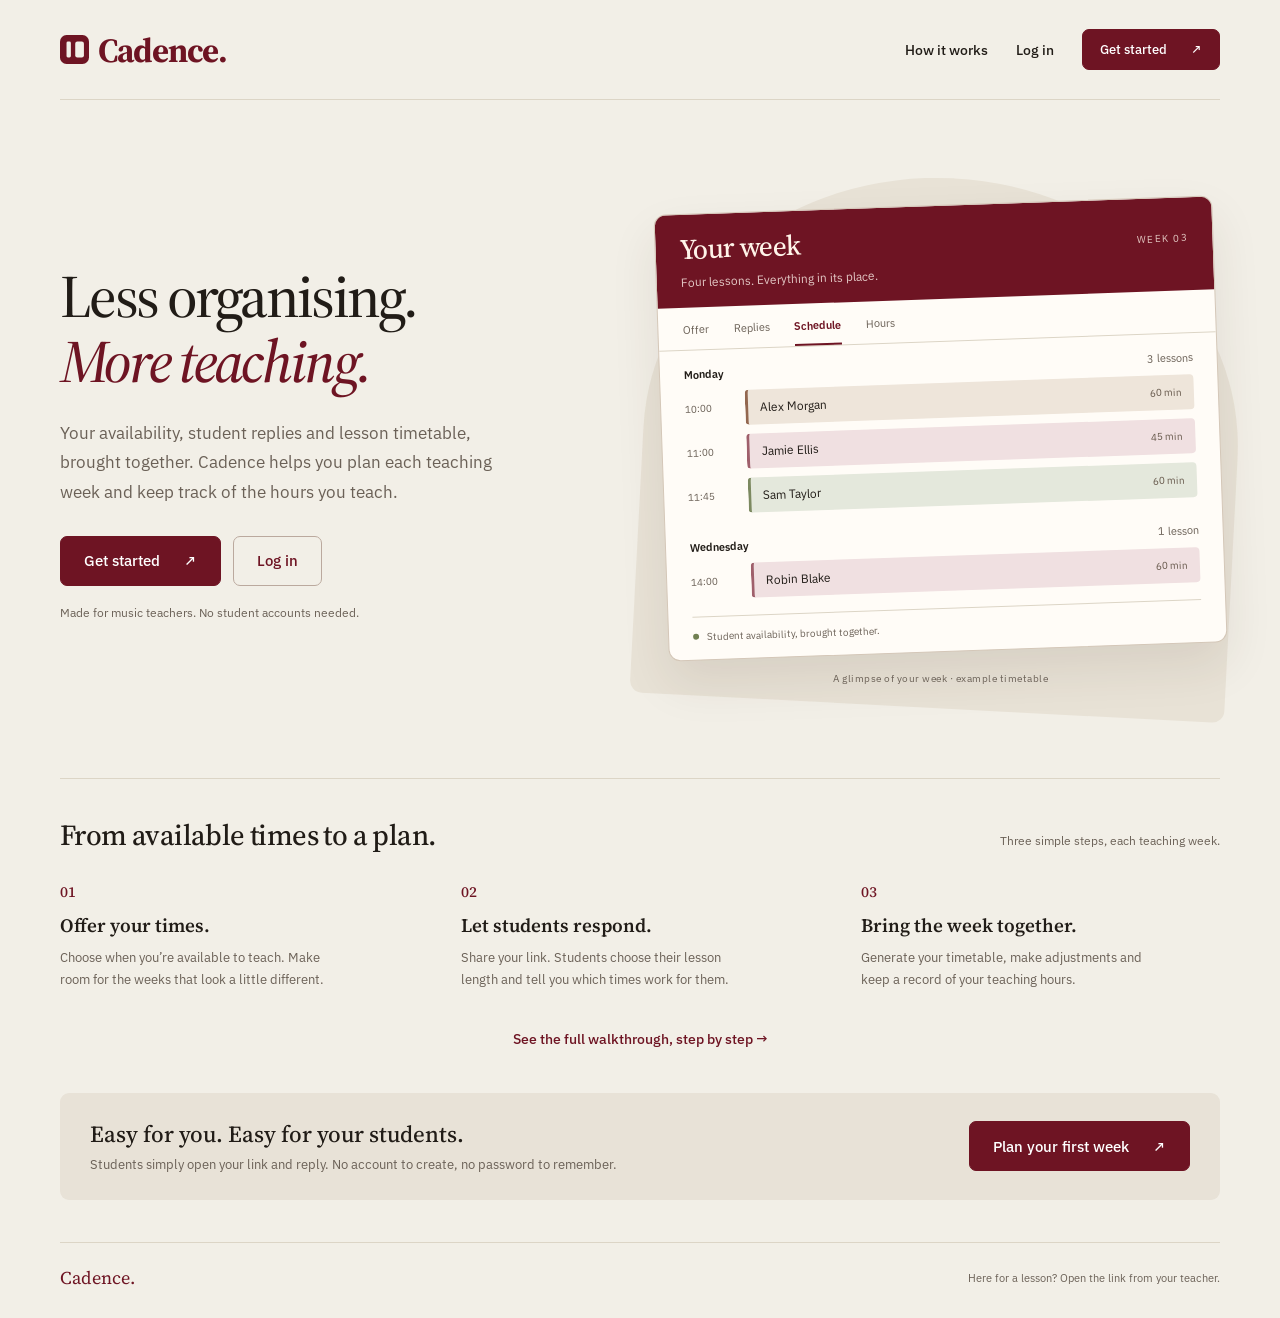
<file: welcome.html>
<!doctype html>
<html lang="en">
<head>
<meta charset="UTF-8">
<meta name="viewport" content="width=device-width, initial-scale=1, viewport-fit=cover">
<title>Cadence. — Less organising. More teaching.</title>
<meta name="description" content="Offer teaching times, collect student availability, organise your lesson timetable and track teaching hours. A calmer teaching week starts with Cadence.">
<meta property="og:type" content="website">
<meta property="og:title" content="Cadence. — Less organising. More teaching.">
<meta property="og:description" content="Your availability, student replies and lesson timetable, brought together. A calmer teaching week starts here.">
<meta property="og:image" content="https://cadenceplanner.co.uk/og-image.png">
<meta property="og:url" content="https://cadenceplanner.co.uk/">
<meta name="twitter:card" content="summary_large_image">
<link rel="canonical" href="https://cadenceplanner.co.uk/">
<link rel="icon" type="image/svg+xml" href="/favicon.svg">
<link rel="apple-touch-icon" href="/apple-touch-icon.png">
<meta name="apple-mobile-web-app-title" content="Cadence">
<link rel="preconnect" href="https://fonts.googleapis.com">
<link rel="preconnect" href="https://fonts.gstatic.com" crossorigin>
<link href="https://fonts.googleapis.com/css2?family=Source+Serif+4:ital,opsz,wght@0,8..60,400;0,8..60,500;0,8..60,600;0,8..60,700;1,8..60,500&family=IBM+Plex+Sans:wght@400;500;600;700&display=swap" rel="stylesheet">
<link rel="stylesheet" href="/public.css?v=mobile-caption-2">
</head>
<body>
<div class="shell">
<header class="site-header">
  <a class="brand" href="/" aria-label="Cadence home"><img src="/favicon.svg" alt="" width="29" height="29">Cadence.</a>
  <nav class="nav" aria-label="Main navigation"><a class="desktop-link" href="/how-it-works.html">How it works</a><a href="/login.html">Log in</a><a class="button small" href="/signup">Get started <span aria-hidden="true">↗</span></a></nav>
</header>
<main>
<section class="hero" aria-labelledby="welcome-title">
  <div class="enter">
    <h1 id="welcome-title">Less organising.<br><em>More teaching.</em></h1>
    <p class="intro">Your availability, student replies and lesson timetable, brought together. Cadence helps you plan each teaching week and keep track of the hours you teach.</p>
    <div class="actions"><a class="button" href="/signup">Get started <span aria-hidden="true">↗</span></a><a class="button secondary" href="/login.html">Log in</a></div>
    <p class="quiet">Made for music teachers. No student accounts needed.</p>
  </div>
  <figure class="preview-wrap enter" aria-label="Example Cadence timetable with three lessons on Monday and one on Wednesday">
    <div class="schedule">
      <div class="schedule-top"><div class="schedule-heading"><h2>Your week</h2><span class="schedule-week">Week 03</span></div><p>Four lessons. Everything in its place.</p></div>
      <div class="schedule-tabs" aria-hidden="true"><span>Offer</span><span>Replies</span><span class="selected">Schedule</span><span>Hours</span></div>
      <div class="day"><strong>Monday</strong><span>3 lessons</span></div>
      <div class="lesson"><span class="time">10:00</span><div class="lesson-card"><span>Alex Morgan</span><small>60 min</small></div></div>
      <div class="lesson"><span class="time">11:00</span><div class="lesson-card rose"><span>Jamie Ellis</span><small>45 min</small></div></div>
      <div class="lesson"><span class="time">11:45</span><div class="lesson-card sage"><span>Sam Taylor</span><small>60 min</small></div></div>
      <div class="day"><strong>Wednesday</strong><span>1 lesson</span></div>
      <div class="lesson"><span class="time">14:00</span><div class="lesson-card rose"><span>Robin Blake</span><small>60 min</small></div></div>
      <div class="schedule-bottom"><span class="status-dot" aria-hidden="true"></span>Student availability, brought together.</div>
    </div>
    <figcaption class="preview-caption"><span>A glimpse of your week</span><span class="caption-divider"> · </span><span>example timetable</span></figcaption>
  </figure>
</section>
<section class="how" id="how-it-works" aria-labelledby="how-title">
  <div class="section-heading"><h2 id="how-title">From available times to a plan.</h2><p>Three simple steps, each teaching week.</p></div>
  <div class="steps">
    <article><span class="step-number" aria-hidden="true">01</span><h3>Offer your times.</h3><p>Choose when you’re available to teach. Make room for the weeks that look a little different.</p></article>
    <article><span class="step-number" aria-hidden="true">02</span><h3>Let students respond.</h3><p>Share your link. Students choose their lesson length and tell you which times work for them.</p></article>
    <article><span class="step-number" aria-hidden="true">03</span><h3>Bring the week together.</h3><p>Generate your timetable, make adjustments and keep a record of your teaching hours.</p></article>
  </div>
  <p class="how-more"><a href="/how-it-works.html">See the full walkthrough, step by step <span aria-hidden="true">→</span></a></p>
</section>
<section class="student-note" aria-labelledby="easy-title"><div><h2 id="easy-title">Easy for you. Easy for your students.</h2><p>Students simply open your link and reply. No account to create, no password to remember.</p></div><a class="button" href="/signup">Plan your first week <span aria-hidden="true">↗</span></a></section>
</main>
<footer class="site-footer"><p class="footer-name">Cadence.</p><p>Here for a lesson? Open the link from your teacher.</p></footer>
</div>
</body>
</html>
</file>
<file: public.css>
:root {
  --paper:#f2efe7;
  --ink:#211c17;
  --muted:#6b6157;
  --line:#dcd5c6;
  --wine:#6e1423;
  --serif:"Source Serif 4",Georgia,serif;
  --sans:"IBM Plex Sans",-apple-system,BlinkMacSystemFont,"Segoe UI",sans-serif;
  color-scheme:light}

* {
  box-sizing:border-box}
html {
  scroll-behavior:smooth;
  background:var(--paper)}
body {
  margin:0;
  color:var(--ink);
  font-family:var(--sans);
  -webkit-font-smoothing:antialiased}
a {
  color:inherit}
button,input {
  font:inherit}
button,a {
  -webkit-tap-highlight-color:transparent}
button {
  cursor:pointer}
[hidden] {
  display:none!important}
.shell {
  width:min(1160px,calc(100% - 80px));
  margin:auto}
.site-header {
  display:flex;
  align-items:center;
  justify-content:space-between;
  gap:24px;
  padding:29px 0;
  border-bottom:1px solid var(--line)}
.brand {
  display:inline-flex;
  align-items:center;
  gap:9px;
  font:700 34px/1 var(--serif);
  letter-spacing:-1.3px;
  color:var(--wine);
  text-decoration:none;
  white-space:nowrap}
.brand img {
  width:29px;
  height:29px}
.nav {
  display:flex;
  align-items:center;
  gap:28px;
  font-size:14px;
  font-weight:500}
.nav a {
  text-decoration:none}
.nav a:hover {
  text-decoration:underline;
  text-underline-offset:5px}
.button {
  display:inline-flex;
  align-items:center;
  justify-content:center;
  gap:24px;
  min-height:50px;
  padding:13px 23px;
  border:1px solid var(--wine);
  border-radius:7px;
  background:var(--wine);
  color:white;
  font-weight:500;
  font-size:15px;
  text-decoration:none;
  transition:background .18s,transform .18s}
.button:hover {
  background:#53101a}
.button:active {
  transform:translateY(1px)}
.button.secondary {
  background:transparent;
  color:var(--wine);
  border-color:#bba99e}
.button.secondary:hover {
  background:#eae3d9}
.button.small {
  min-height:41px;
  padding:9px 17px;
  font-size:13px}
.eyebrow {
  font-size:11px;
  letter-spacing:2px;
  font-weight:600;
  text-transform:uppercase;
  color:var(--wine);
  margin:0 0 21px}
.hero {
  display:grid;
  grid-template-columns:1fr 1.04fr;
  gap:64px;
  align-items:center;
  padding:78px 0 70px}
.hero h1 {
  font:500 clamp(44px,4.7vw,66px)/1.08 var(--serif);
  letter-spacing:-2.7px;
  margin:0 0 25px}
.hero h1 em {
  font-weight:500;
  color:var(--wine)}
.intro {
  font-size:17px;
  line-height:1.75;
  color:var(--muted);
  max-width:460px;
  margin:0 0 28px}
.actions {
  display:flex;
  gap:12px;
  flex-wrap:wrap}
.quiet {
  font-size:12px;
  color:var(--muted);
  line-height:1.6}
.hero .quiet {
  margin:17px 0 0}
.preview-wrap {
  margin:0;
  min-width:0;
  position:relative;
  padding:27px 0 23px}
.preview-wrap:before {
  content:"";
  position:absolute;
  inset:0 -18px;
  background:#e8e2d6;
  border-radius:50% 50% 12px 12px;
  transform:rotate(3deg)}
.schedule {
  position:relative;
  background:#fffcf7;
  border:1px solid #d4c7b8;
  border-radius:12px;
  overflow:hidden;
  box-shadow:0 22px 48px #422b2018;
  transform:rotate(-2deg)}
.schedule-top {
  background:var(--wine);
  color:#fff4e9;
  padding:18px 24px}
.schedule-heading {
  display:flex;
  justify-content:space-between;
  align-items:baseline;
  gap:16px;
  margin-bottom:8px}
.schedule-week {
  flex:none;
  font-size:10px;
  letter-spacing:1.5px;
  text-transform:uppercase;
  opacity:.8}
.schedule-top h2 {
  font:500 28px/1.2 var(--serif);
  margin:0;
  letter-spacing:-.6px}
.schedule-top p {
  margin:0;
  font-size:12px;
  color:#e3c8c5}
.schedule-tabs {
  display:flex;
  gap:25px;
  padding:15px 24px 0;
  font-size:11px;
  color:var(--muted);
  border-bottom:1px solid var(--line)}
.schedule-tabs span {
  padding-bottom:11px}
.schedule-tabs .selected {
  color:var(--wine);
  border-bottom:2px solid var(--wine);
  font-weight:600}
.day {
  padding:17px 24px 10px;
  display:flex;
  justify-content:space-between;
  font-size:11px}
.day strong {
  font-weight:600}
.day span {
  color:var(--muted)}
.lesson {
  display:grid;
  grid-template-columns:48px 1fr;
  gap:12px;
  padding:0 24px 9px;
  align-items:center}
.time {
  font-size:10px;
  color:var(--muted)}
.lesson-card {
  border-left:3px solid #93674f;
  border-radius:4px;
  background:#eee5da;
  padding:10px 12px;
  display:flex;
  justify-content:space-between;
  align-items:center;
  gap:8px;
  font-size:12px}
.lesson-card small {
  font-size:10px;
  color:#66584b}
.lesson-card.rose {
  background:#f0e0e1;
  border-color:#9f5f6b}
.lesson-card.sage {
  background:#e4e8dc;
  border-color:#7c8960}
.schedule-bottom {
  display:flex;
  align-items:center;
  gap:8px;
  margin:8px 24px 0;
  padding:13px 0 16px;
  border-top:1px solid var(--line);
  font-size:10px;
  color:var(--muted)}
.status-dot {
  width:6px;
  height:6px;
  background:#718052;
  border-radius:50%;
  flex:none}
.preview-caption {
  position:relative;
  text-align:center;
  font-size:10px;
  color:var(--muted);
  letter-spacing:.5px;
  margin:20px 0 0}
.how {
  border-top:1px solid var(--line);
  padding:39px 0 45px}
.section-heading {
  display:flex;
  justify-content:space-between;
  align-items:baseline;
  gap:20px;
  margin-bottom:29px}
.section-heading h2 {
  font:500 29px/1.2 var(--serif);
  letter-spacing:-.6px;
  margin:0}
.section-heading p {
  margin:0;
  font-size:12px;
  color:var(--muted)}
.steps {
  display:grid;
  grid-template-columns:repeat(3,1fr);
  gap:42px}
.step-number {
  color:var(--wine);
  font:500 15px var(--serif);
  display:block;
  margin-bottom:10px}
.steps h3 {
  font:600 19px var(--serif);
  margin:0 0 9px}
.steps p {
  font-size:13px;
  line-height:1.7;
  color:var(--muted);
  margin:0;
  max-width:290px}
.student-note {
  display:flex;
  align-items:center;
  justify-content:space-between;
  gap:25px;
  background:#e8e2d7;
  border-radius:9px;
  padding:25px 30px;
  margin-bottom:42px}
.student-note h2 {
  font:500 23px var(--serif);
  margin:0 0 5px}
.student-note p {
  font-size:13px;
  line-height:1.6;
  color:var(--muted);
  margin:0}
.student-note .button {
  flex-shrink:0}
.site-footer {
  display:flex;
  justify-content:space-between;
  align-items:center;
  gap:20px;
  border-top:1px solid var(--line);
  padding:22px 0 28px;
  font-size:11px;
  color:var(--muted)}
.site-footer p {
  margin:0}
.site-footer a {
  text-underline-offset:3px}
.footer-name {
  font-family:var(--serif);
  font-size:18px;
  color:var(--wine)}
.enter {
  animation:arrive .65s ease both}
.preview-wrap.enter {
  animation-delay:.1s}
@keyframes arrive {
  from {
  opacity:0;
  transform:translateY(12px)}
to {
  opacity:1;
  transform:translateY(0)}
}
.how-more {
  margin:38px 0 0;
  text-align:center;
  font-size:14px}
.how-more a {
  color:var(--wine);
  font-weight:500;
  text-decoration:none}
.how-more a:hover {
  text-decoration:underline;
  text-underline-offset:4px}

/* ------------------------------------------------------------------ */
/*  /how-it-works.html — detailed workflow walkthrough                 */
/* ------------------------------------------------------------------ */
.workflow-hero {
  padding:60px 0 20px;
  max-width:640px}
.workflow-hero h1 {
  font:500 clamp(38px,4.2vw,52px)/1.1 var(--serif);
  letter-spacing:-1.8px;
  margin:0 0 18px}
.workflow-hero p {
  font-size:16px;
  line-height:1.75;
  color:var(--muted);
  margin:0}
.workflow {
  padding:30px 0 20px}
.workflow-stage {
  display:grid;
  grid-template-columns:1fr 1fr;
  gap:64px;
  align-items:center;
  padding:64px 0;
  border-top:1px solid var(--line)}
.workflow-stage:first-child {
  border-top:none}
.workflow-stage.flip .stage-figure {
  order:2}
.workflow-stage.flip .stage-copy {
  order:1}
.stage-step-number {
  color:var(--wine);
  font:500 15px var(--serif);
  display:block;
  margin-bottom:12px}
.stage-copy h2 {
  font:500 30px/1.2 var(--serif);
  letter-spacing:-.7px;
  margin:0 0 14px}
.stage-copy p {
  font-size:15px;
  line-height:1.75;
  color:var(--muted);
  margin:0 0 14px}
.stage-copy p:last-child {
  margin-bottom:0}
.stage-figure {
  position:relative}
.reveal {
  opacity:0;
  transform:translateY(22px);
  transition:opacity .7s ease, transform .7s cubic-bezier(.22,.72,.16,1)}
.reveal.revealed {
  opacity:1;
  transform:translateY(0)}
.reveal.reveal-delay {
  transition-delay:.12s}
.reveal.reveal-delay-2 {
  transition-delay:.24s}

.mini-features {
  padding:30px 0 50px;
  border-top:1px solid var(--line)}
.mini-features .section-heading {
  margin-bottom:34px}
.mini-grid {
  display:grid;
  grid-template-columns:repeat(3,1fr);
  gap:22px}
.mini-card {
  border:1px solid var(--line);
  border-radius:10px;
  padding:26px 24px;
  background:#fffcf7}
.mini-card .icon {
  width:34px;
  height:34px;
  border-radius:9px;
  background:#f0e0e1;
  color:var(--wine);
  display:flex;
  align-items:center;
  justify-content:center;
  margin-bottom:16px}
.mini-card h3 {
  font:600 17px var(--serif);
  margin:0 0 8px}
.mini-card p {
  font-size:13px;
  line-height:1.65;
  color:var(--muted);
  margin:0}

/* Shared mock-device card frame, reused across every stage figure */
.mock-card {
  position:relative;
  background:#fffcf7;
  border:1px solid #d4c7b8;
  border-radius:12px;
  overflow:hidden;
  box-shadow:0 22px 48px #422b2018}
.mock-top {
  background:var(--wine);
  color:#fff4e9;
  padding:16px 22px;
  font:500 17px/1.2 var(--serif)}
.mock-top small {
  display:block;
  font-family:var(--sans);
  font-size:10px;
  letter-spacing:1.2px;
  text-transform:uppercase;
  opacity:.75;
  margin-bottom:4px}
.mock-body {
  padding:20px 22px 24px}

/* Onboarding stage */
.setup-dots {
  display:flex;
  gap:6px;
  margin-bottom:16px}
.setup-dots span {
  width:6px;
  height:6px;
  border-radius:50%;
  background:var(--line)}
.setup-dots span.on {
  background:var(--wine)}
.setup-field {
  margin-bottom:12px}
.setup-field label {
  display:block;
  font-size:10px;
  color:var(--muted);
  margin-bottom:5px}
.setup-field .value {
  border:1px solid var(--line);
  border-radius:6px;
  padding:10px 12px;
  font-size:13px;
  background:#fbf8f2}
.setup-row {
  display:flex;
  gap:16px;
  margin:16px 0 4px;
  padding-top:14px;
  border-top:1px solid var(--line)}
.setup-row div {
  flex:1;
  text-align:center}
.setup-row strong {
  display:block;
  font:600 18px var(--serif);
  color:var(--wine)}
.setup-row span {
  font-size:10px;
  color:var(--muted)}

/* Offer / student-reply grid mockups */
.mock-grid {
  display:grid;
  grid-template-columns:34px repeat(5,1fr);
  font-size:9px;
  color:var(--muted)}
.mock-grid .head {
  padding:0 0 8px;
  text-align:center;
  font-weight:600;
  color:var(--ink)}
.mock-grid .time {
  padding-right:6px;
  text-align:right;
  align-self:center}
.mock-grid .cell {
  height:20px;
  border:1px solid #efece6;
  background:#fbf8f2}
.mock-grid .cell.on {
  background:var(--wine);
  border-color:var(--wine)}
.mock-grid .cell.soft {
  background:#eddede}
.mock-caption {
  margin-top:14px;
  font-size:11px;
  color:var(--muted);
  display:flex;
  justify-content:space-between;
  align-items:center}
.mock-caption .pill {
  background:var(--wine);
  color:#fff;
  border-radius:20px;
  padding:6px 13px;
  font-size:11px;
  font-weight:500}

/* Teacher's Replies-tab mockup */
.reply-row {
  display:flex;
  justify-content:space-between;
  align-items:center;
  padding:11px 0;
  border-bottom:1px solid var(--line);
  font-size:13px}
.reply-row:last-child {
  border-bottom:none}
.reply-row .who strong {
  display:block;
  font-weight:600}
.reply-row .who span {
  font-size:11px;
  color:var(--muted)}
.reply-status {
  font-size:11px;
  padding:5px 10px;
  border-radius:20px;
  white-space:nowrap}
.reply-status.given {
  background:#e4e8dc;
  color:#4c5a36}
.reply-status.waiting {
  background:#efece6;
  color:var(--muted)}
.reply-status.skip {
  background:#f0e0e1;
  color:#7c3f49}

/* Hours-tab mockup */
.hours-row {
  margin-bottom:14px}
.hours-row:last-child {
  margin-bottom:0}
.hours-row .label {
  display:flex;
  justify-content:space-between;
  font-size:12px;
  margin-bottom:6px}
.hours-row .label span:last-child {
  color:var(--muted)}
.hours-bar {
  height:7px;
  border-radius:4px;
  background:#efece6;
  overflow:hidden}
.hours-bar div {
  height:100%;
  background:var(--wine);
  border-radius:4px}

@media(max-width:720px) {
  .workflow-stage {
  grid-template-columns:1fr;
  gap:26px;
  padding:44px 0}
.workflow-stage.flip .stage-figure {
  order:1}
.workflow-stage.flip .stage-copy {
  order:2}
.stage-copy h2 {
  font-size:25px}
.mini-grid {
  grid-template-columns:1fr;
  gap:16px}
}

@media(prefers-reduced-motion:reduce) {
  .reveal {
  opacity:1;
  transform:none;
  transition:none}
}

.auth-main {
  display:grid;
  grid-template-columns:1fr 1fr;
  gap:100px;
  align-items:center;
  max-width:960px;
  margin:70px auto 85px;
  min-height:450px}
.auth-story h1 {
  font:500 48px/1.12 var(--serif);
  letter-spacing:-1.7px;
  margin:0 0 22px}
.auth-story>p:not(.eyebrow) {
  font-size:16px;
  line-height:1.75;
  color:var(--muted);
  margin:0 0 29px}
.setup-steps {
  padding:0;
  margin:0;
  list-style:none;
  display:grid;
  gap:20px}
.setup-steps li {
  display:flex;
  gap:15px;
  font-size:13px;
  line-height:1.5;
  color:var(--muted)}
.setup-steps .number {
  display:flex;
  align-items:center;
  justify-content:center;
  width:29px;
  height:29px;
  flex:none;
  border:1px solid #cbbcaa;
  border-radius:50%;
  font-family:var(--serif);
  color:var(--wine)}
.setup-steps strong {
  display:block;
  font-size:14px;
  color:var(--ink);
  font-weight:500;
  margin-bottom:3px}
.auth-card {
  background:#fffdf9;
  border:1px solid var(--line);
  border-radius:12px;
  padding:34px;
  box-shadow:0 14px 35px #422b2008}
.auth-card h2 {
  font:500 29px/1.2 var(--serif);
  letter-spacing:-.7px;
  margin:0 0 12px}
.auth-card .explain {
  font-size:14px;
  line-height:1.7;
  color:var(--muted);
  margin:0 0 25px}
.auth-card label {
  display:block;
  font-size:13px;
  font-weight:500;
  margin:0 0 8px}
.auth-card input {
  display:block;
  width:100%;
  border:1px solid #c6bdae;
  border-radius:6px;
  background:white;
  min-height:50px;
  padding:12px;
  font-size:16px;
  color:var(--ink);
  margin:0 0 15px}
.auth-card .button {
  width:100%}
.auth-card .quiet {
  text-align:center;
  margin:15px 0 0}
.auth-card .switch {
  border-top:1px solid var(--line);
  margin:25px 0 0;
  padding-top:21px;
  text-align:center;
  font-size:13px;
  color:var(--muted)}
.switch a {
  color:var(--wine);
  font-weight:500;
  text-underline-offset:3px}
.error {
  color:#922f28;
  font-size:13px;
  line-height:1.5;
  margin:0 0 13px}
.error:empty {
  display:none}
.button:disabled {
  opacity:.55;
  cursor:default;
  transform:none}
.sent-icon {
  display:flex;
  justify-content:center;
  align-items:center;
  width:46px;
  height:46px;
  border-radius:50%;
  background:#eee4dc;
  color:var(--wine);
  margin-bottom:20px}
.sent-email {
  font-weight:600;
  overflow-wrap:anywhere;
  color:var(--ink)}
.text-button {
  padding:10px 0;
  border:0;
  background:transparent;
  color:var(--wine);
  font-size:13px;
  text-decoration:underline;
  text-underline-offset:3px}
.returning .auth-main {
  display:block;
  max-width:420px;
  margin:65px auto 90px;
  min-height:450px}
.returning .auth-card {
  padding:35px}
.returning .auth-story {
  display:none}
.auth-footer-note {
  max-width:410px;
  text-align:center;
  margin:22px auto 0;
  font-size:12px;
  line-height:1.7;
  color:var(--muted)}

/* Align the two signup labels with the card's 34px inset + 1px border. */
@media(min-width:721px) {
  body:not(.returning) .auth-main {align-items:start}
  body:not(.returning) .auth-story {padding-top:35px}
}

@media(min-width:1400px) {
  .hero {
  padding-top:92px;
  padding-bottom:85px}
}

@media(max-width:1000px) {
  .hero {
  gap:35px}
.shell {
  width:calc(100% - 56px)}
.hero h1 {
  font-size:52px}
.auth-main {
  gap:50px}
.auth-story h1 {
  font-size:42px}
.steps {
  gap:25px}
}

@media(max-width:720px) {
  .shell {
  width:calc(100% - 40px)}
.site-header {
  padding:23px 0}
.brand {
  font-size:29px;
  gap:7px}
.brand img {
  width:25px;
  height:25px}
.nav {
  gap:16px;
  font-size:13px}
.nav .desktop-link {
  display:none}
.nav .button.small {
  min-height:38px;
  font-size:12px;
  padding:8px 12px}
.hero {
  grid-template-columns:1fr;
  padding:43px 0 29px;
  gap:27px}
.hero h1 {
  font-size:51px;
  letter-spacing:-2px;
  margin-bottom:20px}
.hero .intro {
  font-size:15px;
  line-height:1.75;
  margin-bottom:24px}
.eyebrow {
  font-size:10px;
  letter-spacing:1.6px;
  margin-bottom:18px}
.hero .quiet {
  font-size:11px}
.preview-wrap {
  max-width:440px;
  width:100%;
  margin:auto;
  padding:19px 7px 12px}
.preview-wrap:before {
  inset:0 0 12px}
.schedule-top {
  padding:16px 20px}
.schedule-top h2 {
  font-size:25px}
.schedule-tabs {
  padding-left:20px;
  gap:22px}
.day {
  padding:15px 20px 10px}
.lesson {
  padding:0 20px 8px}
.schedule-bottom {
  margin-left:20px;
  margin-right:20px}
.preview-caption {
  margin-top:17px}
.how {
  padding:30px 0}
.section-heading {
  display:block;
  margin-bottom:25px}
.section-heading h2 {
  font-size:26px}
.section-heading p {
  margin-top:9px}
.steps {
  grid-template-columns:1fr;
  gap:23px}
.steps article {
  position:relative;
  padding-left:36px}
.step-number {
  position:absolute;
  left:0;
  top:3px}
.steps h3 {
  font-size:19px;
  margin-bottom:5px}
.steps p {
  max-width:none;
  font-size:13px}
.student-note {
  padding:22px;
  display:block;
  margin-bottom:28px}
.student-note h2 {
  font-size:22px}
.student-note .button {
  margin-top:17px;
  min-height:43px}
.site-footer {
  align-items:flex-start;
  font-size:10px;
  padding-top:20px}
.site-footer p:last-child {
  max-width:205px;
  text-align:right}
.auth-main {
  grid-template-columns:1fr;
  gap:27px;
  margin:38px auto 45px;
  min-height:0}
.auth-story h1 {
  font-size:39px;
  margin-bottom:15px}
.auth-story>p:not(.eyebrow) {
  font-size:14px;
  margin-bottom:21px}
.setup-steps {
  gap:15px}
.setup-steps li {
  font-size:12px}
.setup-steps strong {
  font-size:13px}
.auth-card {
  padding:25px}
.auth-card h2 {
  font-size:27px}
.returning .auth-main {
  margin:42px auto 65px;
  min-height:0}
.returning .auth-card {
  padding:27px}
.auth-footer-note {
  font-size:11px}
}

/* Phone captions sit below the card without a decorative backing behind them. */
@media(max-width:600px) {
  .preview-wrap:before {display:none}
  .preview-wrap .schedule {box-shadow:0 6px 12px #422b2010}
  .preview-caption {margin-top:36px;font-size:11px;line-height:1.6;letter-spacing:.2px}
  .preview-caption > span {display:block}
  .preview-caption > span:last-child {margin-top:2px}
  .preview-caption .caption-divider {display:none}
}

@media(prefers-reduced-motion:reduce) {
  html {
  scroll-behavior:auto}
.enter {
  animation:none}
.button {
  transition:none}
}


@media(max-width:380px) {
  .site-header {
  gap:12px}
.brand {
  font-size:25px}
.brand img {
  width:23px;
  height:23px}
.nav {
  gap:10px}
.nav .button.small {
  padding:8px 10px}
.hero h1 {
  font-size:43px}
}
</file>
